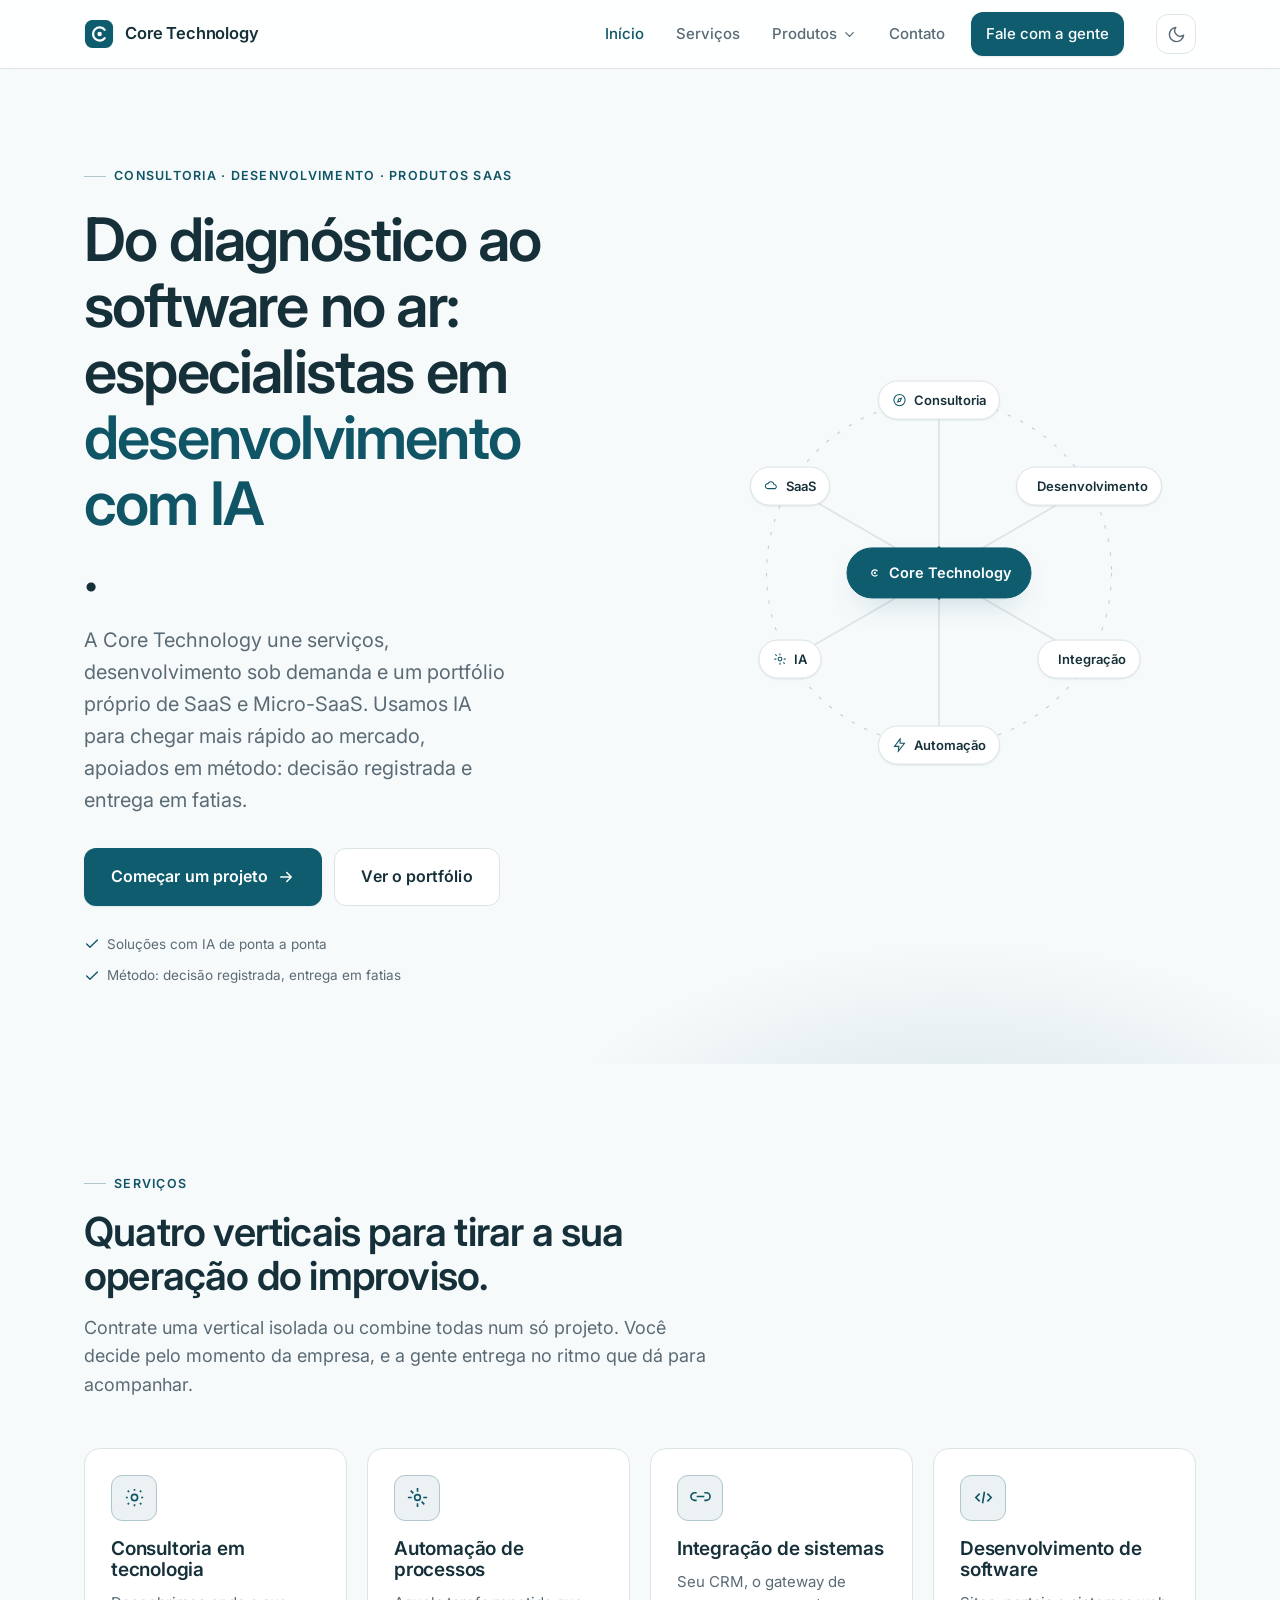
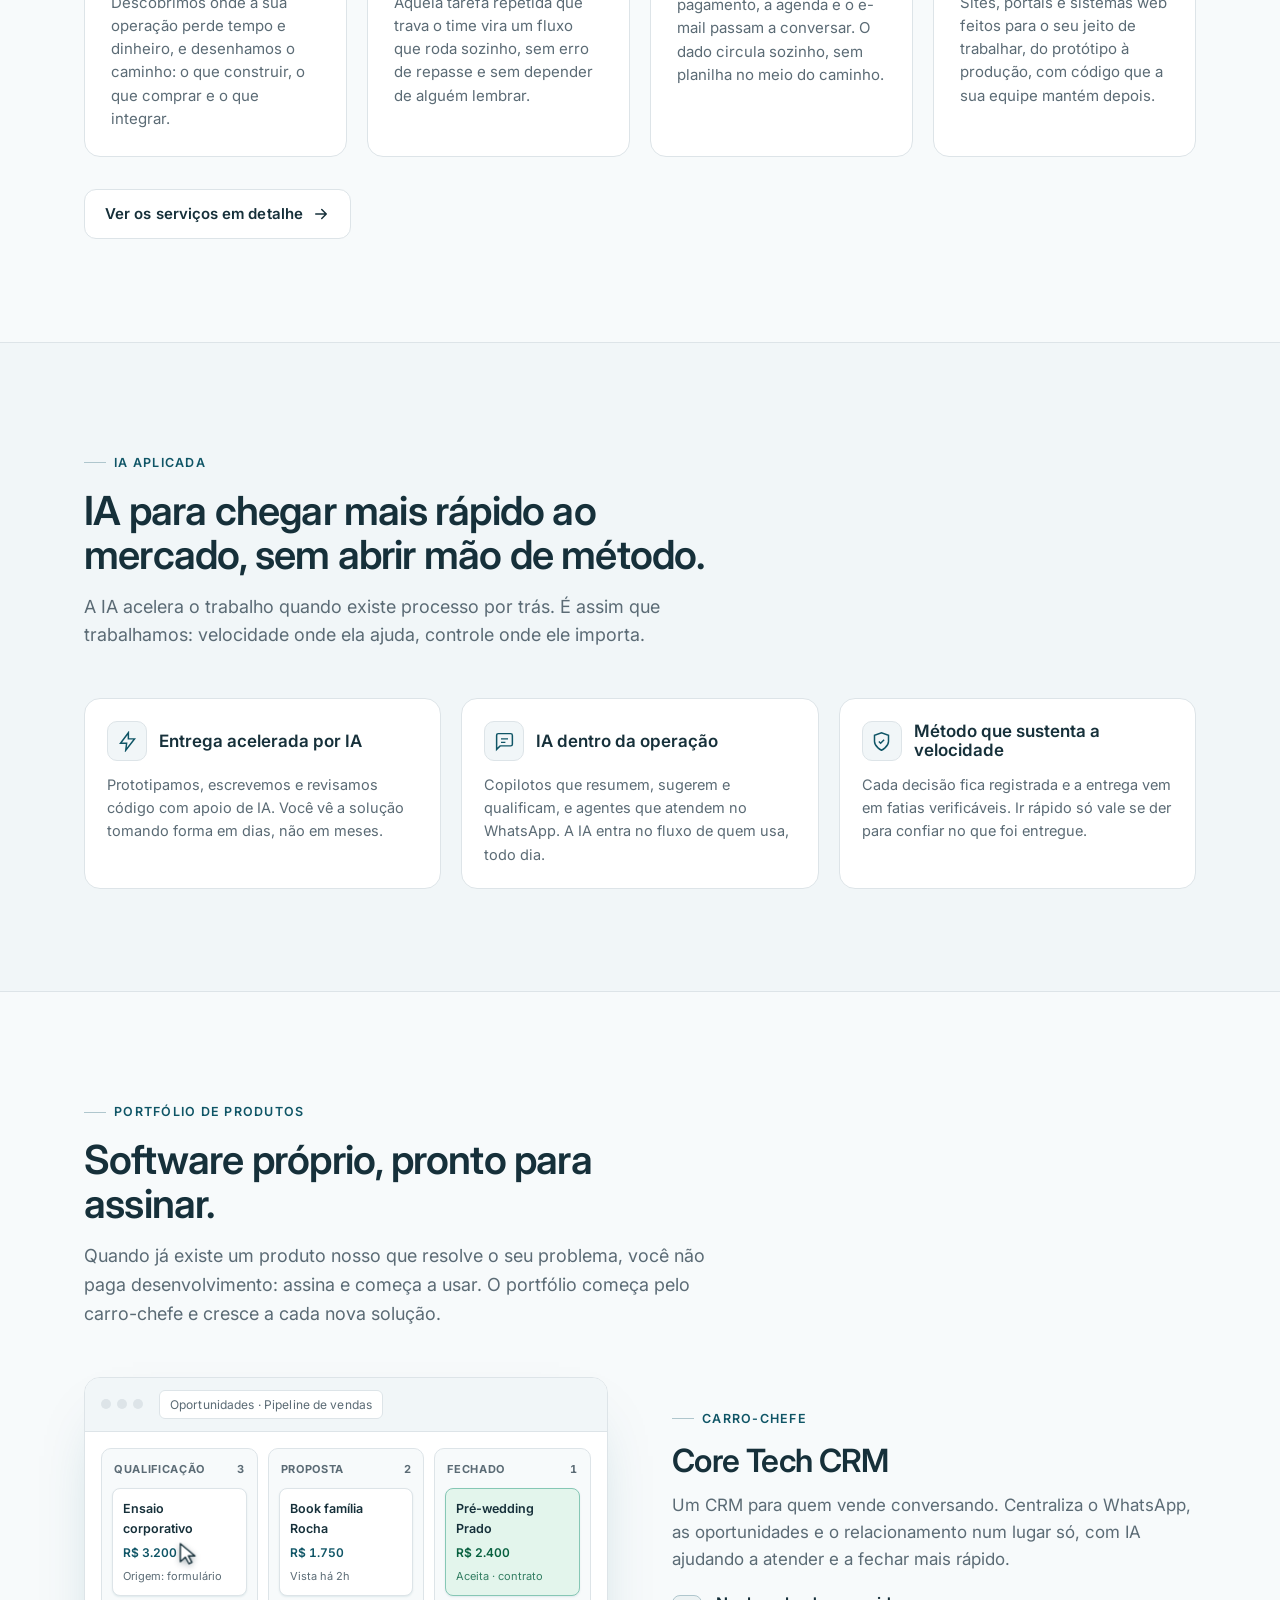
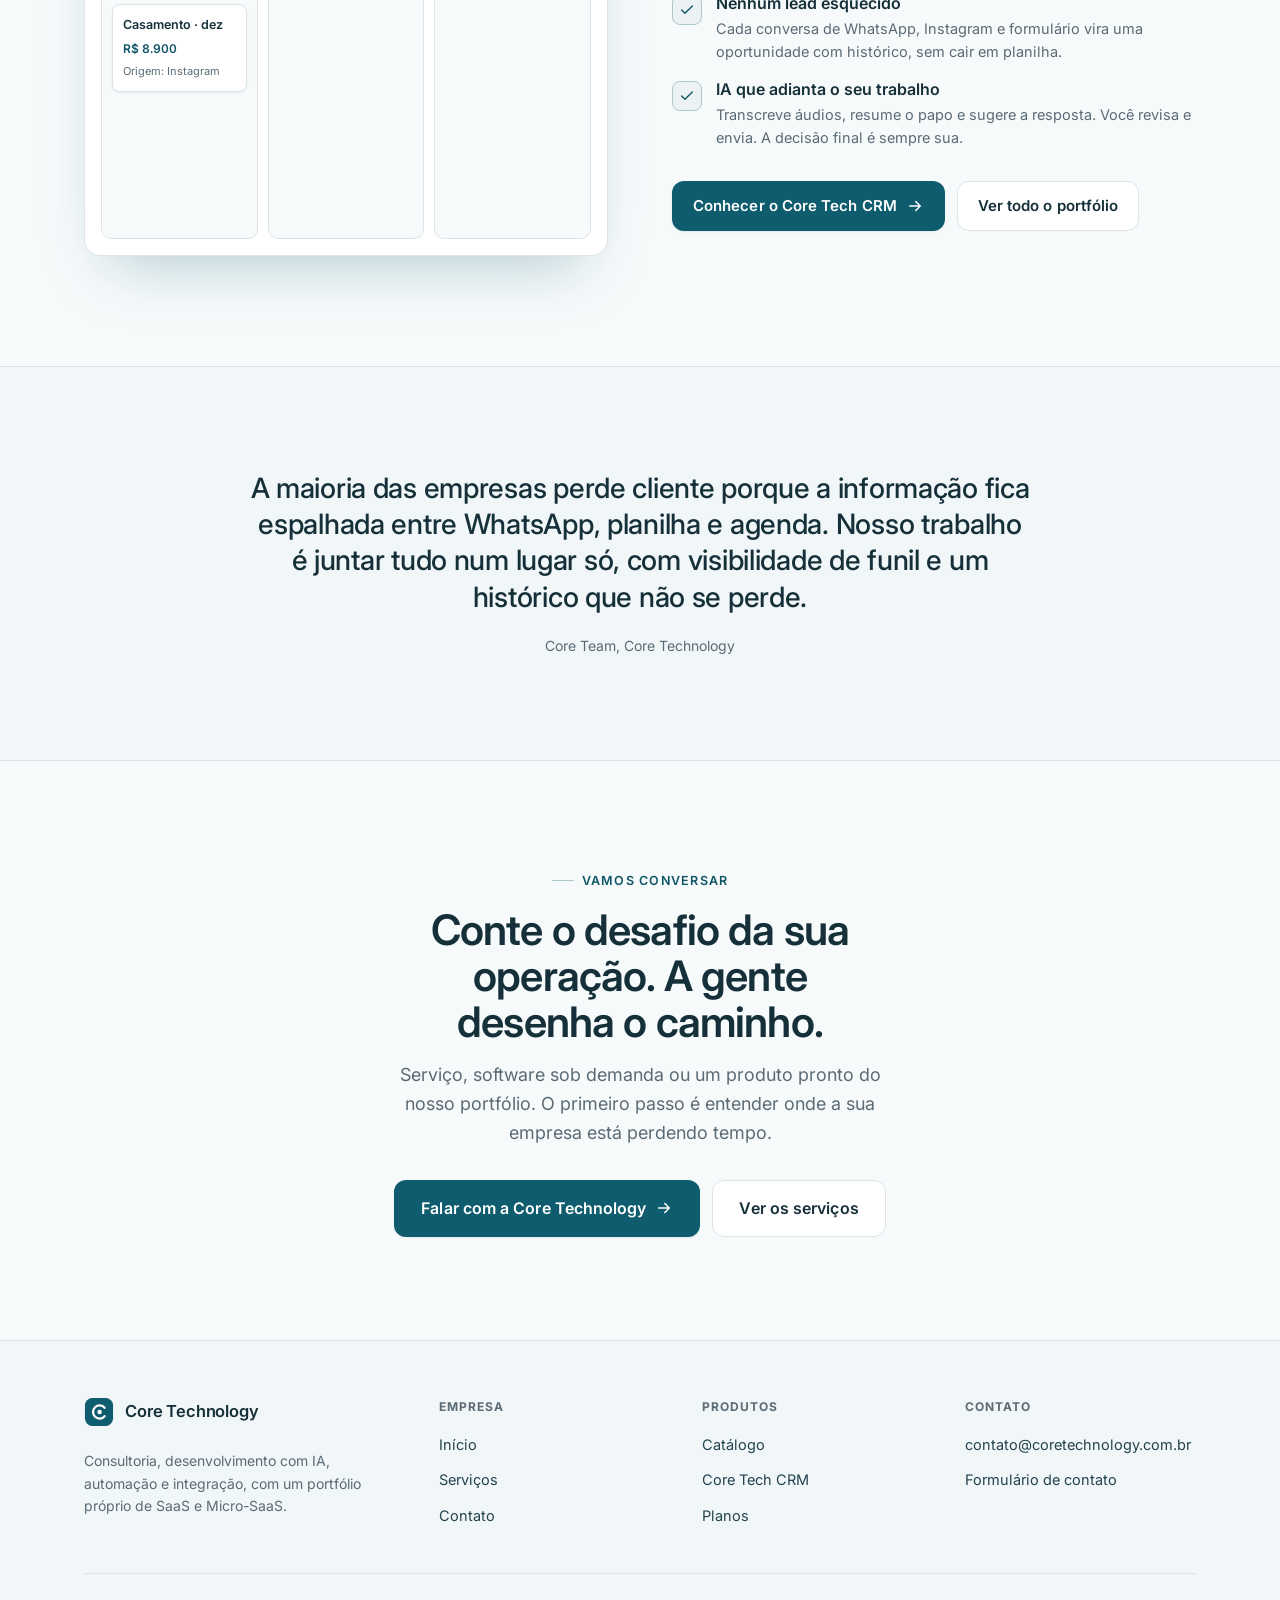
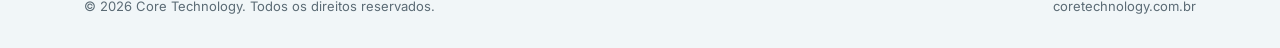
<file: index.html>
<!DOCTYPE html>
<html lang="pt-BR">
<head>
<meta charset="UTF-8">
<meta name="viewport" content="width=device-width, initial-scale=1">
<title>Core Technology · Consultoria, desenvolvimento com IA e produtos SaaS</title>
<meta name="description" content="A Core Technology une consultoria em tecnologia, desenvolvimento de software com IA, automação e integração de sistemas a um portfólio próprio de SaaS e Micro-SaaS.">
<link rel="preconnect" href="https://fonts.googleapis.com">
<link rel="preconnect" href="https://fonts.gstatic.com" crossorigin>
<link href="https://fonts.googleapis.com/css2?family=Inter:wght@400;500;600;700&display=swap" rel="stylesheet">
<link rel="stylesheet" href="styles.css?v=3">
<script>(function(){try{var t=localStorage.getItem('theme');if(t==='dark'||(!t&&window.matchMedia&&matchMedia('(prefers-color-scheme: dark)').matches)){document.documentElement.classList.add('dark');}}catch(e){}})();</script>
</head>
<body>

<!-- ===== Navegação ===== -->
<header class="nav" data-nav data-open="false" data-od-id="site-nav">
  <div class="wrap nav__inner">
    <a href="index.html" class="brand" data-od-id="brand-logo" aria-label="Core Technology, início">
      <svg class="brand__mark" viewBox="0 0 32 32" fill="none" aria-hidden="true">
        <rect x="1" y="1" width="30" height="30" rx="8" fill="var(--accent)"/>
        <path d="M22 11.5a7 7 0 1 0 0 9" stroke="#ffffff" stroke-width="2.4" stroke-linecap="round"/>
        <circle cx="16.64" cy="16" r="2.4" fill="#ffffff"/>
      </svg>
      <span>
        <span class="brand__name">Core Technology</span>
      </span>
    </a>
    <nav class="nav__links" aria-label="Principal">
      <a href="index.html" aria-current="page">Início</a>
      <a href="servicos.html">Serviços</a>
      <div class="nav__drop" data-drop>
        <a href="produtos.html" class="nav__drop-toggle" aria-haspopup="true" aria-expanded="false">Produtos
          <svg class="nav__caret" viewBox="0 0 24 24" fill="none" stroke="currentColor" stroke-width="2" stroke-linecap="round" stroke-linejoin="round" aria-hidden="true"><path d="m6 9 6 6 6-6"/></svg>
        </a>
        <div class="nav__menu">
          <a href="produto-crm.html" class="nav__menu-item">
            <span class="nav__menu-title">Core Tech CRM</span>
            <span class="nav__menu-desc">CRM omnichannel com IA para vender e atender</span>
          </a>
          <span class="nav__menu-soon">Mais produtos em breve</span>
        </div>
      </div>
      <a href="contato.html">Contato</a>
      <a href="contato.html" class="btn btn--primary nav__cta">Fale com a gente</a>
    </nav>
    <button class="theme-toggle" data-theme-toggle type="button" aria-label="Mudar para tema escuro"><svg class="theme-toggle__moon" viewBox="0 0 24 24" fill="none" stroke="currentColor" stroke-width="1.8" stroke-linecap="round" stroke-linejoin="round" aria-hidden="true"><path d="M21 12.8A9 9 0 1 1 11.2 3a7 7 0 0 0 9.8 9.8z"/></svg><svg class="theme-toggle__sun" viewBox="0 0 24 24" fill="none" stroke="currentColor" stroke-width="1.8" stroke-linecap="round" stroke-linejoin="round" aria-hidden="true"><circle cx="12" cy="12" r="4"/><path d="M12 2v2M12 20v2M4.9 4.9l1.4 1.4M17.7 17.7l1.4 1.4M2 12h2M20 12h2M4.9 19.1l1.4-1.4M17.7 6.3l1.4-1.4"/></svg></button>
    <button class="nav__burger" data-burger aria-label="Abrir menu" aria-expanded="false">
      <svg viewBox="0 0 24 24" fill="none" stroke="currentColor" stroke-width="2" stroke-linecap="round"><path d="M4 7h16M4 12h16M4 17h16"/></svg>
    </button>
  </div>
</header>

<main>
<!-- ===== Hero ===== -->
<section class="hero" data-od-id="hero">
  <div class="hero__glow" aria-hidden="true"></div>
  <div class="wrap hero__grid">
    <div class="hero__copy reveal in">
      <span class="eyebrow">Consultoria · Desenvolvimento · Produtos SaaS</span>
      <h1>Do diagnóstico ao software no ar: especialistas em <span class="rotator" data-rotate data-words="desenvolvimento com IA|consultoria de tecnologia|automação de processos|integração de sistemas|produtos SaaS">desenvolvimento com IA</span>.</h1>
      <p class="hero__lede">A Core Technology une serviços, desenvolvimento sob demanda e um portfólio próprio de SaaS e Micro-SaaS. Usamos IA para chegar mais rápido ao mercado, apoiados em método: decisão registrada e entrega em fatias.</p>
      <div class="hero__actions">
        <a href="contato.html" class="btn btn--primary btn--lg">Começar um projeto
          <svg viewBox="0 0 24 24" fill="none" stroke="currentColor" stroke-width="2" stroke-linecap="round" stroke-linejoin="round"><path d="M5 12h14M13 6l6 6-6 6"/></svg>
        </a>
        <a href="produtos.html" class="btn btn--ghost btn--lg">Ver o portfólio</a>
      </div>
      <div class="hero__meta">
        <span><svg viewBox="0 0 24 24" fill="none" stroke="currentColor" stroke-width="2" stroke-linecap="round" stroke-linejoin="round"><path d="M20 6 9 17l-5-5"/></svg> Soluções com IA de ponta a ponta</span>
        <span><svg viewBox="0 0 24 24" fill="none" stroke="currentColor" stroke-width="2" stroke-linecap="round" stroke-linejoin="round"><path d="M20 6 9 17l-5-5"/></svg> Método: decisão registrada, entrega em fatias</span>
      </div>
    </div>

    <!-- Animação: constelação de capacidades -->
    <div class="hero__visual reveal in" aria-hidden="true">
      <div class="constellation" data-od-id="hero-constelacao">
        <svg class="constellation__svg" viewBox="0 0 400 400" fill="none" aria-hidden="true">
          <circle class="cons-ring" cx="200" cy="200" r="150"/>
          <g class="cons-lines">
            <line x1="200" y1="200" x2="200" y2="50"/>
            <line x1="200" y1="200" x2="329.9" y2="125"/>
            <line x1="200" y1="200" x2="329.9" y2="275"/>
            <line x1="200" y1="200" x2="200" y2="350"/>
            <line x1="200" y1="200" x2="70.1" y2="275"/>
            <line x1="200" y1="200" x2="70.1" y2="125"/>
          </g>
          <g class="cons-pulses">
            <line x1="200" y1="200" x2="200" y2="50" style="animation-delay:0s"/>
            <line x1="200" y1="200" x2="329.9" y2="125" style="animation-delay:.55s"/>
            <line x1="200" y1="200" x2="329.9" y2="275" style="animation-delay:1.1s"/>
            <line x1="200" y1="200" x2="200" y2="350" style="animation-delay:1.65s"/>
            <line x1="200" y1="200" x2="70.1" y2="275" style="animation-delay:.3s"/>
            <line x1="200" y1="200" x2="70.1" y2="125" style="animation-delay:.85s"/>
          </g>
        </svg>
        <span class="cons-node cons-node--center" style="left:50%;top:50%">
          <svg viewBox="0 0 24 24" fill="none" aria-hidden="true"><path d="M17 8.5a5 5 0 1 0 0 7" stroke="currentColor" stroke-width="2" stroke-linecap="round"/><circle cx="13.43" cy="12" r="1.8" fill="currentColor"/></svg>
          Core Technology
        </span>
        <span class="cons-node" style="left:50%;top:12.5%;animation-delay:0s"><svg viewBox="0 0 24 24" fill="none" stroke="currentColor" stroke-width="1.7"><circle cx="12" cy="12" r="9"/><path d="m15 9-2 5-4 1 2-5z"/></svg> Consultoria</span>
        <span class="cons-node" style="left:82.475%;top:31.25%;animation-delay:.6s"><svg viewBox="0 0 24 24" fill="none" stroke="currentColor" stroke-width="1.7"><path d="m8 8-4 4 4 4M16 8l4 4-4 4"/></svg> Desenvolvimento</span>
        <span class="cons-node" style="left:82.475%;top:68.75%;animation-delay:1.2s"><svg viewBox="0 0 24 24" fill="none" stroke="currentColor" stroke-width="1.7"><path d="M8 7H6a4 4 0 0 0 0 8h2M16 7h2a4 4 0 0 1 0 8h-2M8 11h8"/></svg> Integração</span>
        <span class="cons-node" style="left:50%;top:87.5%;animation-delay:.3s"><svg viewBox="0 0 24 24" fill="none" stroke="currentColor" stroke-width="1.7"><path d="M13 2 4 14h7l-1 8 10-13h-7z"/></svg> Automação</span>
        <span class="cons-node" style="left:17.525%;top:68.75%;animation-delay:.9s"><svg viewBox="0 0 24 24" fill="none" stroke="currentColor" stroke-width="1.7"><path d="M12 3v3M12 18v3M4.5 4.5 6.7 6.7M17.3 17.3l2.2 2.2M3 12h3M18 12h3"/><circle cx="12" cy="12" r="3"/></svg> IA</span>
        <span class="cons-node" style="left:17.525%;top:31.25%;animation-delay:1.5s"><svg viewBox="0 0 24 24" fill="none" stroke="currentColor" stroke-width="1.7"><path d="M6 16a4 4 0 0 1 .5-8 5 5 0 0 1 9.5 1.5A3.5 3.5 0 0 1 18 16z"/></svg> SaaS</span>
      </div>
    </div>
  </div>
</section>

<!-- ===== Frentes de trabalho ===== -->
<section class="section" data-od-id="frentes">
  <div class="wrap">
    <div class="section__head reveal">
      <span class="eyebrow">Serviços</span>
      <h2>Quatro verticais para tirar a sua operação do improviso.</h2>
      <p>Contrate uma vertical isolada ou combine todas num só projeto. Você decide pelo momento da empresa, e a gente entrega no ritmo que dá para acompanhar.</p>
    </div>
    <div class="grid grid--4">
      <article class="card reveal" data-od-id="card-consultoria">
        <div class="card__icon"><svg viewBox="0 0 24 24" fill="none" stroke="currentColor" stroke-width="1.7"><path d="M12 3v2M12 19v2M5 12H3M21 12h-2M6.3 6.3 4.9 4.9M19.1 19.1l-1.4-1.4M17.7 6.3l1.4-1.4M4.9 19.1l1.4-1.4"/><circle cx="12" cy="12" r="3.2"/></svg></div>
        <h3>Consultoria em tecnologia</h3>
        <p>Descobrimos onde a sua operação perde tempo e dinheiro, e desenhamos o caminho: o que construir, o que comprar e o que integrar.</p>
      </article>
      <article class="card reveal" data-od-id="card-automacao">
        <div class="card__icon"><svg viewBox="0 0 24 24" fill="none" stroke="currentColor" stroke-width="1.7"><path d="M12 2v4M12 18v4M4.9 4.9l2.8 2.8M16.3 16.3l2.8 2.8M2 12h4M18 12h4"/><circle cx="12" cy="12" r="3"/></svg></div>
        <h3>Automação de processos</h3>
        <p>Aquela tarefa repetida que trava o time vira um fluxo que roda sozinho, sem erro de repasse e sem depender de alguém lembrar.</p>
      </article>
      <article class="card reveal" data-od-id="card-integracao">
        <div class="card__icon"><svg viewBox="0 0 24 24" fill="none" stroke="currentColor" stroke-width="1.7"><path d="M8 7H6a4 4 0 0 0 0 8h2M16 7h2a4 4 0 0 1 0 8h-2M8 11h8"/></svg></div>
        <h3>Integração de sistemas</h3>
        <p>Seu CRM, o gateway de pagamento, a agenda e o e-mail passam a conversar. O dado circula sozinho, sem planilha no meio do caminho.</p>
      </article>
      <article class="card reveal" data-od-id="card-desenvolvimento">
        <div class="card__icon"><svg viewBox="0 0 24 24" fill="none" stroke="currentColor" stroke-width="1.7"><path d="m8 8-4 4 4 4M16 8l4 4-4 4M13 6l-2 12"/></svg></div>
        <h3>Desenvolvimento de software</h3>
        <p>Sites, portais e sistemas web feitos para o seu jeito de trabalhar, do protótipo à produção, com código que a sua equipe mantém depois.</p>
      </article>
    </div>
    <div style="margin-top:32px" class="reveal">
      <a href="servicos.html" class="btn btn--ghost">Ver os serviços em detalhe
        <svg viewBox="0 0 24 24" fill="none" stroke="currentColor" stroke-width="2" stroke-linecap="round" stroke-linejoin="round"><path d="M5 12h14M13 6l6 6-6 6"/></svg>
      </a>
    </div>
  </div>
</section>

<!-- ===== IA + método ===== -->
<section class="section section--surface" data-od-id="ia-metodo">
  <div class="wrap">
    <div class="section__head reveal">
      <span class="eyebrow">IA aplicada</span>
      <h2>IA para chegar mais rápido ao mercado, sem abrir mão de método.</h2>
      <p>A IA acelera o trabalho quando existe processo por trás. É assim que trabalhamos: velocidade onde ela ajuda, controle onde ele importa.</p>
    </div>
    <div class="grid grid--3">
      <article class="feat reveal" data-od-id="ia-1">
        <div class="feat__head">
          <div class="feat__ico"><svg viewBox="0 0 24 24" fill="none" stroke="currentColor" stroke-width="1.7"><path d="M13 2 4 14h7l-1 8 10-13h-7z"/></svg></div>
          <h3>Entrega acelerada por IA</h3>
        </div>
        <p>Prototipamos, escrevemos e revisamos código com apoio de IA. Você vê a solução tomando forma em dias, não em meses.</p>
      </article>
      <article class="feat reveal" data-od-id="ia-2">
        <div class="feat__head">
          <div class="feat__ico"><svg viewBox="0 0 24 24" fill="none" stroke="currentColor" stroke-width="1.7"><path d="M21 15a2 2 0 0 1-2 2H7l-4 4V5a2 2 0 0 1 2-2h14a2 2 0 0 1 2 2z"/><path d="M8 9h8M8 13h5"/></svg></div>
          <h3>IA dentro da operação</h3>
        </div>
        <p>Copilotos que resumem, sugerem e qualificam, e agentes que atendem no WhatsApp. A IA entra no fluxo de quem usa, todo dia.</p>
      </article>
      <article class="feat reveal" data-od-id="ia-3">
        <div class="feat__head">
          <div class="feat__ico"><svg viewBox="0 0 24 24" fill="none" stroke="currentColor" stroke-width="1.7"><path d="M12 22s8-4 8-10V5l-8-3-8 3v7c0 6 8 10 8 10z"/><path d="m9 12 2 2 4-4"/></svg></div>
          <h3>Método que sustenta a velocidade</h3>
        </div>
        <p>Cada decisão fica registrada e a entrega vem em fatias verificáveis. Ir rápido só vale se der para confiar no que foi entregue.</p>
      </article>
    </div>
  </div>
</section>

<!-- ===== Portfólio de produtos ===== -->
<section class="section" data-od-id="portfolio">
  <div class="wrap">
    <div class="section__head reveal">
      <span class="eyebrow">Portfólio de produtos</span>
      <h2>Software próprio, pronto para assinar.</h2>
      <p>Quando já existe um produto nosso que resolve o seu problema, você não paga desenvolvimento: assina e começa a usar. O portfólio começa pelo carro-chefe e cresce a cada nova solução.</p>
    </div>

    <div class="split reveal" style="margin-bottom:8px">
      <div class="split__media" aria-hidden="true">
        <div class="mock" data-od-id="crm-kanban-mockup">
          <div class="mock__bar">
            <span class="mock__dots"><i></i><i></i><i></i></span>
            <span class="mock__addr">Oportunidades · Pipeline de vendas</span>
          </div>
          <div style="padding:16px">
            <div class="kanban" data-kanban="demo">
              <div class="kanban__col" data-col="qualificacao">
                <div class="kanban__h"><span>Qualificação</span><span data-count>3</span></div>
                <div class="kanban__card" data-card="ensaio"><div class="t">Ensaio corporativo</div><div class="v">R$ 3.200</div><div class="m">Origem: formulário</div></div>
                <div class="kanban__card" data-card="casamento"><div class="t">Casamento · dez</div><div class="v">R$ 8.900</div><div class="m">Origem: Instagram</div></div>
              </div>
              <div class="kanban__col" data-col="proposta">
                <div class="kanban__h"><span>Proposta</span><span data-count>2</span></div>
                <div class="kanban__card"><div class="t">Book família Rocha</div><div class="v">R$ 1.750</div><div class="m">Vista há 2h</div></div>
              </div>
              <div class="kanban__col" data-col="fechado">
                <div class="kanban__h"><span>Fechado</span><span data-count>1</span></div>
                <div class="kanban__card kanban__card--won"><div class="t">Pré-wedding Prado</div><div class="v">R$ 2.400</div><div class="m">Aceita · contrato</div></div>
              </div>
            </div>
          </div>
        </div>
      </div>
      <div class="split__copy">
        <span class="eyebrow">Carro-chefe</span>
        <h3 style="font-size:clamp(24px,3.2vw,32px);letter-spacing:-0.02em;margin-top:14px">Core Tech CRM</h3>
        <p style="margin-top:14px;color:var(--fg-mute);font-size:17px">Um CRM para quem vende conversando. Centraliza o WhatsApp, as oportunidades e o relacionamento num lugar só, com IA ajudando a atender e a fechar mais rápido.</p>
        <ul class="split__list" style="margin-top:22px">
          <li>
            <span class="n"><svg viewBox="0 0 24 24" fill="none" stroke="currentColor" stroke-width="2" stroke-linecap="round" stroke-linejoin="round"><path d="M20 6 9 17l-5-5"/></svg></span>
            <div><h4>Nenhum lead esquecido</h4><p>Cada conversa de WhatsApp, Instagram e formulário vira uma oportunidade com histórico, sem cair em planilha.</p></div>
          </li>
          <li>
            <span class="n"><svg viewBox="0 0 24 24" fill="none" stroke="currentColor" stroke-width="2" stroke-linecap="round" stroke-linejoin="round"><path d="M20 6 9 17l-5-5"/></svg></span>
            <div><h4>IA que adianta o seu trabalho</h4><p>Transcreve áudios, resume o papo e sugere a resposta. Você revisa e envia. A decisão final é sempre sua.</p></div>
          </li>
        </ul>
        <div class="hero__actions">
          <a href="produto-crm.html" class="btn btn--primary">Conhecer o Core Tech CRM
            <svg viewBox="0 0 24 24" fill="none" stroke="currentColor" stroke-width="2" stroke-linecap="round" stroke-linejoin="round"><path d="M5 12h14M13 6l6 6-6 6"/></svg>
          </a>
          <a href="produtos.html" class="btn btn--ghost">Ver todo o portfólio</a>
        </div>
      </div>
    </div>
  </div>
</section>

<!-- ===== Citação / princípio ===== -->
<section class="section section--surface" data-od-id="principio">
  <div class="wrap">
    <div class="quote reveal">
      <p>A maioria das empresas perde cliente porque a informação fica espalhada entre WhatsApp, planilha e agenda. Nosso trabalho é juntar tudo num lugar só, com visibilidade de funil e um histórico que não se perde.</p>
      <cite>Core Team, Core Technology</cite>
    </div>
  </div>
</section>

<!-- ===== CTA final ===== -->
<section class="section" data-od-id="cta">
  <div class="wrap cta-band reveal">
    <span class="eyebrow" style="justify-content:center">Vamos conversar</span>
    <h2 style="margin-top:16px">Conte o desafio da sua operação. A gente desenha o caminho.</h2>
    <p>Serviço, software sob demanda ou um produto pronto do nosso portfólio. O primeiro passo é entender onde a sua empresa está perdendo tempo.</p>
    <div class="hero__actions">
      <a href="contato.html" class="btn btn--primary btn--lg">Falar com a Core Technology
        <svg viewBox="0 0 24 24" fill="none" stroke="currentColor" stroke-width="2" stroke-linecap="round" stroke-linejoin="round"><path d="M5 12h14M13 6l6 6-6 6"/></svg>
      </a>
      <a href="servicos.html" class="btn btn--ghost btn--lg">Ver os serviços</a>
    </div>
  </div>
</section>
</main>

<!-- ===== Rodapé ===== -->
<footer class="footer" data-od-id="site-footer">
  <div class="wrap">
    <div class="footer__grid">
      <div class="footer__brand">
        <a href="index.html" class="brand" aria-label="Core Technology">
          <svg class="brand__mark" viewBox="0 0 32 32" fill="none" aria-hidden="true">
            <rect x="1" y="1" width="30" height="30" rx="8" fill="var(--accent)"/>
            <path d="M22 11.5a7 7 0 1 0 0 9" stroke="#ffffff" stroke-width="2.4" stroke-linecap="round"/>
            <circle cx="16.64" cy="16" r="2.4" fill="#ffffff"/>
          </svg>
          <span><span class="brand__name">Core Technology</span></span>
        </a>
        <p>Consultoria, desenvolvimento com IA, automação e integração, com um portfólio próprio de SaaS e Micro-SaaS.</p>
      </div>
      <div>
        <h5>Empresa</h5>
        <ul>
          <li><a href="index.html">Início</a></li>
          <li><a href="servicos.html">Serviços</a></li>
          <li><a href="contato.html">Contato</a></li>
        </ul>
      </div>
      <div>
        <h5>Produtos</h5>
        <ul>
          <li><a href="produtos.html">Catálogo</a></li>
          <li><a href="produto-crm.html">Core Tech CRM</a></li>
          <li><a href="produto-crm.html#planos">Planos</a></li>
        </ul>
      </div>
      <div>
        <h5>Contato</h5>
        <ul>
          <li><a href="mailto:contato@coretechnology.com.br">contato@coretechnology.com.br</a></li>
          <li><a href="contato.html">Formulário de contato</a></li>
        </ul>
      </div>
    </div>
    <div class="footer__bar">
      <span>© <span data-year>2026</span> Core Technology. Todos os direitos reservados.</span>
      <span>coretechnology.com.br</span>
    </div>
  </div>
</footer>

<script src="site.js?v=3"></script>
</body>
</html>
</file>
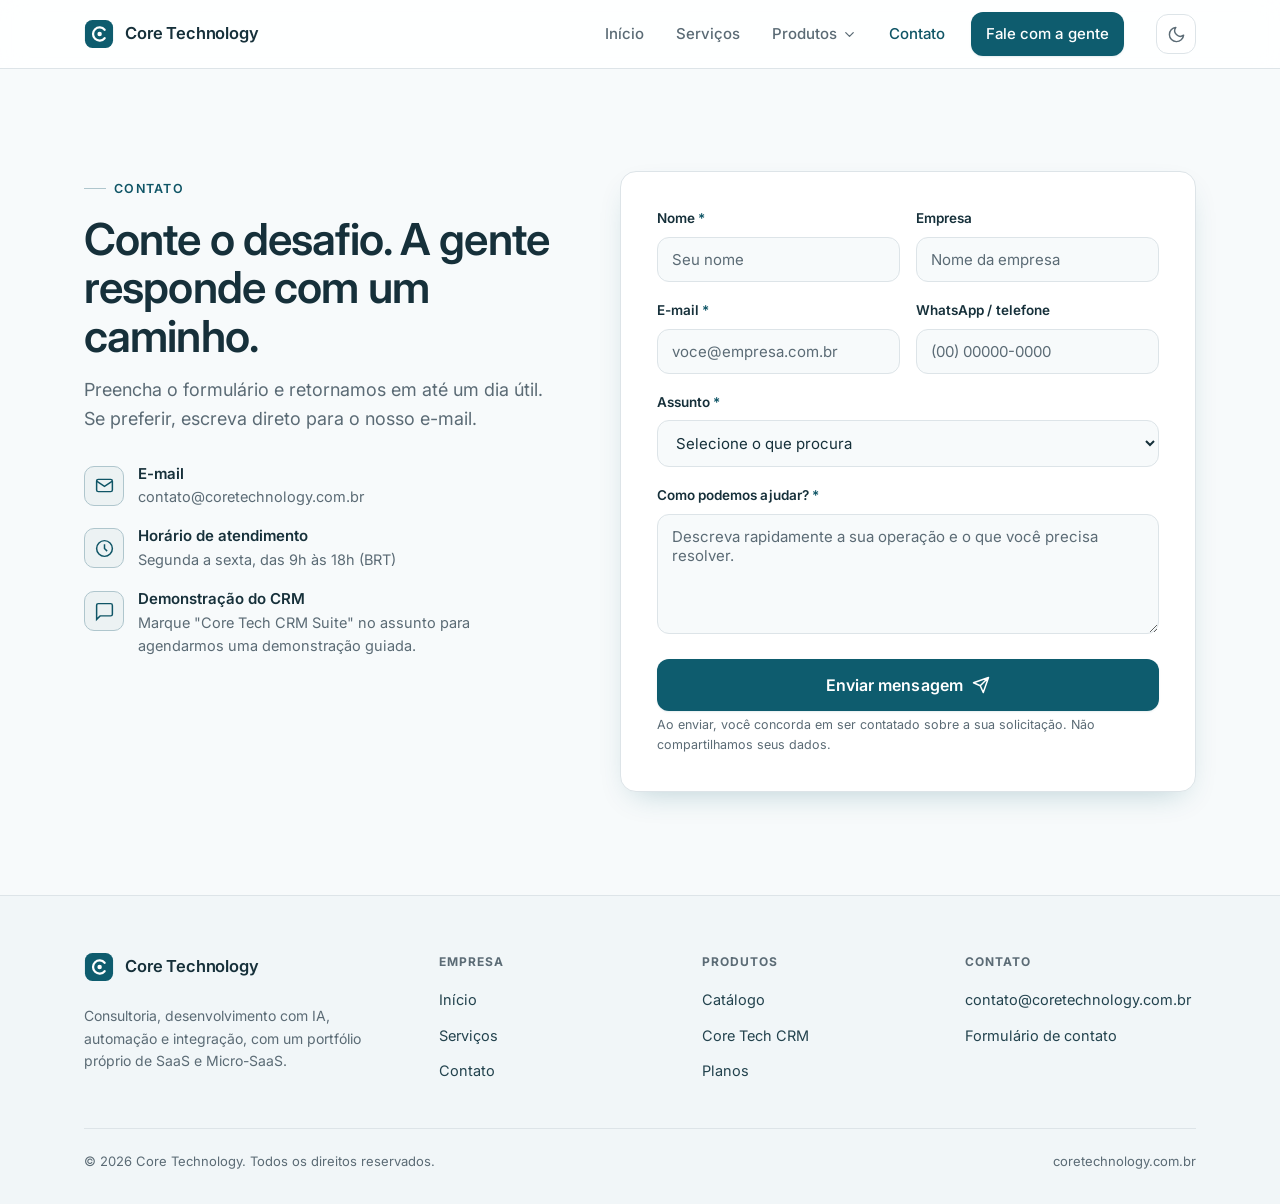
<file: contato.html>
<!DOCTYPE html>
<html lang="pt-BR">
<head>
<meta charset="UTF-8">
<meta name="viewport" content="width=device-width, initial-scale=1">
<title>Contato · Core Technology</title>
<meta name="description" content="Fale com a Core Technology sobre consultoria, automação, integração, desenvolvimento ou o Core Tech CRM Suite.">
<link rel="preconnect" href="https://fonts.googleapis.com">
<link rel="preconnect" href="https://fonts.gstatic.com" crossorigin>
<link href="https://fonts.googleapis.com/css2?family=Inter:wght@400;500;600;700&display=swap" rel="stylesheet">
<link rel="stylesheet" href="styles.css?v=3">
<script>(function(){try{var t=localStorage.getItem('theme');if(t==='dark'||(!t&&window.matchMedia&&matchMedia('(prefers-color-scheme: dark)').matches)){document.documentElement.classList.add('dark');}}catch(e){}})();</script>
</head>
<body>

<header class="nav" data-nav data-open="false" data-od-id="site-nav">
  <div class="wrap nav__inner">
    <a href="index.html" class="brand" aria-label="Core Technology, início">
      <svg class="brand__mark" viewBox="0 0 32 32" fill="none" aria-hidden="true">
        <rect x="1" y="1" width="30" height="30" rx="8" fill="var(--accent)"/>
        <path d="M22 11.5a7 7 0 1 0 0 9" stroke="#ffffff" stroke-width="2.4" stroke-linecap="round"/>
        <circle cx="16.64" cy="16" r="2.4" fill="#ffffff"/>
      </svg>
      <span><span class="brand__name">Core Technology</span></span>
    </a>
    <nav class="nav__links" aria-label="Principal">
      <a href="index.html">Início</a>
      <a href="servicos.html">Serviços</a>
      <div class="nav__drop" data-drop>
        <a href="produtos.html" class="nav__drop-toggle" aria-haspopup="true" aria-expanded="false">Produtos
          <svg class="nav__caret" viewBox="0 0 24 24" fill="none" stroke="currentColor" stroke-width="2" stroke-linecap="round" stroke-linejoin="round" aria-hidden="true"><path d="m6 9 6 6 6-6"/></svg>
        </a>
        <div class="nav__menu">
          <a href="produto-crm.html" class="nav__menu-item">
            <span class="nav__menu-title">Core Tech CRM</span>
            <span class="nav__menu-desc">CRM omnichannel com IA para vender e atender</span>
          </a>
          <span class="nav__menu-soon">Mais produtos em breve</span>
        </div>
      </div>
      <a href="contato.html" aria-current="page">Contato</a>
      <a href="contato.html" class="btn btn--primary nav__cta">Fale com a gente</a>
    </nav>
    <button class="theme-toggle" data-theme-toggle type="button" aria-label="Mudar para tema escuro"><svg class="theme-toggle__moon" viewBox="0 0 24 24" fill="none" stroke="currentColor" stroke-width="1.8" stroke-linecap="round" stroke-linejoin="round" aria-hidden="true"><path d="M21 12.8A9 9 0 1 1 11.2 3a7 7 0 0 0 9.8 9.8z"/></svg><svg class="theme-toggle__sun" viewBox="0 0 24 24" fill="none" stroke="currentColor" stroke-width="1.8" stroke-linecap="round" stroke-linejoin="round" aria-hidden="true"><circle cx="12" cy="12" r="4"/><path d="M12 2v2M12 20v2M4.9 4.9l1.4 1.4M17.7 17.7l1.4 1.4M2 12h2M20 12h2M4.9 19.1l1.4-1.4M17.7 6.3l1.4-1.4"/></svg></button>
    <button class="nav__burger" data-burger aria-label="Abrir menu" aria-expanded="false">
      <svg viewBox="0 0 24 24" fill="none" stroke="currentColor" stroke-width="2" stroke-linecap="round"><path d="M4 7h16M4 12h16M4 17h16"/></svg>
    </button>
  </div>
</header>

<main>
<section class="section" data-od-id="contato">
  <div class="wrap">
    <div class="contact-grid">
      <!-- Coluna de informações -->
      <div class="reveal in">
        <span class="eyebrow">Contato</span>
        <h2 style="font-size:clamp(30px,4.5vw,44px);letter-spacing:-0.02em;margin-top:16px">Conte o desafio. A gente responde com um caminho.</h2>
        <p style="margin-top:16px;color:var(--fg-mute);font-size:18px;max-width:44ch">Preencha o formulário e retornamos em até um dia útil. Se preferir, escreva direto para o nosso e-mail.</p>
        <ul class="info-list">
          <li>
            <div class="feat__ico"><svg viewBox="0 0 24 24" fill="none" stroke="currentColor" stroke-width="1.7"><rect x="3" y="5" width="18" height="14" rx="2"/><path d="m3 7 9 6 9-6"/></svg></div>
            <div><h4>E-mail</h4><p><a href="mailto:contato@coretechnology.com.br">contato@coretechnology.com.br</a></p></div>
          </li>
          <li>
            <div class="feat__ico"><svg viewBox="0 0 24 24" fill="none" stroke="currentColor" stroke-width="1.7"><circle cx="12" cy="12" r="9"/><path d="M12 7v5l3 3"/></svg></div>
            <div><h4>Horário de atendimento</h4><p>Segunda a sexta, das 9h às 18h (BRT)</p></div>
          </li>
          <li>
            <div class="feat__ico"><svg viewBox="0 0 24 24" fill="none" stroke="currentColor" stroke-width="1.7"><path d="M21 15a2 2 0 0 1-2 2H7l-4 4V5a2 2 0 0 1 2-2h14a2 2 0 0 1 2 2z"/></svg></div>
            <div><h4>Demonstração do CRM</h4><p>Marque "Core Tech CRM Suite" no assunto para agendarmos uma demonstração guiada.</p></div>
          </li>
        </ul>
      </div>

      <!-- Formulário -->
      <div class="reveal in">
        <form class="form" id="contato-form" novalidate data-od-id="form-contato" aria-label="Formulário de contato">
          <div class="form__ok" id="form-ok" role="status">
            <svg viewBox="0 0 24 24" fill="none" stroke="currentColor" stroke-width="2" stroke-linecap="round" stroke-linejoin="round"><path d="M20 6 9 17l-5-5"/></svg>
            <span>Mensagem registrada! Retornaremos em até um dia útil.</span>
          </div>

          <div class="field__row">
            <div class="field" data-field>
              <label for="nome">Nome <span class="req" aria-hidden="true">*</span></label>
              <input type="text" id="nome" name="nome" required autocomplete="name" placeholder="Seu nome">
              <span class="field__err">Informe o seu nome.</span>
            </div>
            <div class="field" data-field>
              <label for="empresa">Empresa</label>
              <input type="text" id="empresa" name="empresa" autocomplete="organization" placeholder="Nome da empresa">
            </div>
          </div>

          <div class="field__row">
            <div class="field" data-field>
              <label for="email">E-mail <span class="req" aria-hidden="true">*</span></label>
              <input type="email" id="email" name="email" required autocomplete="email" placeholder="voce@empresa.com.br">
              <span class="field__err">Informe um e-mail válido.</span>
            </div>
            <div class="field" data-field>
              <label for="telefone">WhatsApp / telefone</label>
              <input type="tel" id="telefone" name="telefone" autocomplete="tel" placeholder="(00) 00000-0000">
            </div>
          </div>

          <div class="field" data-field>
            <label for="assunto">Assunto <span class="req" aria-hidden="true">*</span></label>
            <select id="assunto" name="assunto" required>
              <option value="" selected disabled>Selecione o que procura</option>
              <option>Consultoria em tecnologia</option>
              <option>Automação de processos</option>
              <option>Integração de sistemas</option>
              <option>Website ou sistema personalizado</option>
              <option>Core Tech CRM Suite (demonstração)</option>
              <option>Outro assunto</option>
            </select>
            <span class="field__err">Selecione um assunto.</span>
          </div>

          <div class="field" data-field>
            <label for="mensagem">Como podemos ajudar? <span class="req" aria-hidden="true">*</span></label>
            <textarea id="mensagem" name="mensagem" required placeholder="Descreva rapidamente a sua operação e o que você precisa resolver."></textarea>
            <span class="field__err">Escreva uma breve mensagem.</span>
          </div>

          <button type="submit" class="btn btn--primary btn--lg" style="width:100%">Enviar mensagem
            <svg viewBox="0 0 24 24" fill="none" stroke="currentColor" stroke-width="2" stroke-linecap="round" stroke-linejoin="round"><path d="M22 2 11 13M22 2l-7 20-4-9-9-4z"/></svg>
          </button>
          <p class="form__note">Ao enviar, você concorda em ser contatado sobre a sua solicitação. Não compartilhamos seus dados.</p>
        </form>
      </div>
    </div>
  </div>
</section>
</main>

<footer class="footer" data-od-id="site-footer">
  <div class="wrap">
    <div class="footer__grid">
      <div class="footer__brand">
        <a href="index.html" class="brand" aria-label="Core Technology">
          <svg class="brand__mark" viewBox="0 0 32 32" fill="none" aria-hidden="true">
            <rect x="1" y="1" width="30" height="30" rx="8" fill="var(--accent)"/>
            <path d="M22 11.5a7 7 0 1 0 0 9" stroke="#ffffff" stroke-width="2.4" stroke-linecap="round"/>
            <circle cx="16.64" cy="16" r="2.4" fill="#ffffff"/>
          </svg>
          <span><span class="brand__name">Core Technology</span></span>
        </a>
        <p>Consultoria, desenvolvimento com IA, automação e integração, com um portfólio próprio de SaaS e Micro-SaaS.</p>
      </div>
      <div>
        <h5>Empresa</h5>
        <ul>
          <li><a href="index.html">Início</a></li>
          <li><a href="servicos.html">Serviços</a></li>
          <li><a href="contato.html">Contato</a></li>
        </ul>
      </div>
      <div>
        <h5>Produtos</h5>
        <ul>
          <li><a href="produtos.html">Catálogo</a></li>
          <li><a href="produto-crm.html">Core Tech CRM</a></li>
          <li><a href="produto-crm.html#planos">Planos</a></li>
        </ul>
      </div>
      <div>
        <h5>Contato</h5>
        <ul>
          <li><a href="mailto:contato@coretechnology.com.br">contato@coretechnology.com.br</a></li>
          <li><a href="contato.html">Formulário de contato</a></li>
        </ul>
      </div>
    </div>
    <div class="footer__bar">
      <span>© <span data-year>2026</span> Core Technology. Todos os direitos reservados.</span>
      <span>coretechnology.com.br</span>
    </div>
  </div>
</footer>

<script src="site.js?v=3"></script>
<script>
(function () {
  var form = document.getElementById('contato-form');
  if (!form) return;
  var ok = document.getElementById('form-ok');

  function validateField(field) {
    var control = field.querySelector('input, select, textarea');
    if (!control) return true;
    var valid = control.checkValidity();
    field.classList.toggle('invalid', !valid);
    return valid;
  }

  form.querySelectorAll('[data-field]').forEach(function (field) {
    var control = field.querySelector('input, select, textarea');
    if (!control) return;
    control.addEventListener('blur', function () { if (field.classList.contains('invalid') || control.value) validateField(field); });
    control.addEventListener('input', function () { if (field.classList.contains('invalid')) validateField(field); });
  });

  form.addEventListener('submit', function (e) {
    e.preventDefault();
    var allValid = true;
    var firstInvalid = null;
    form.querySelectorAll('[data-field]').forEach(function (field) {
      var v = validateField(field);
      if (!v && !firstInvalid) firstInvalid = field.querySelector('input, select, textarea');
      allValid = allValid && v;
    });
    if (!allValid) {
      ok.classList.remove('show');
      if (firstInvalid) firstInvalid.focus();
      return;
    }
    ok.classList.add('show');
    form.reset();
    ok.setAttribute('tabindex', '-1');
    ok.focus();
  });
})();
</script>
</body>
</html>
</file>
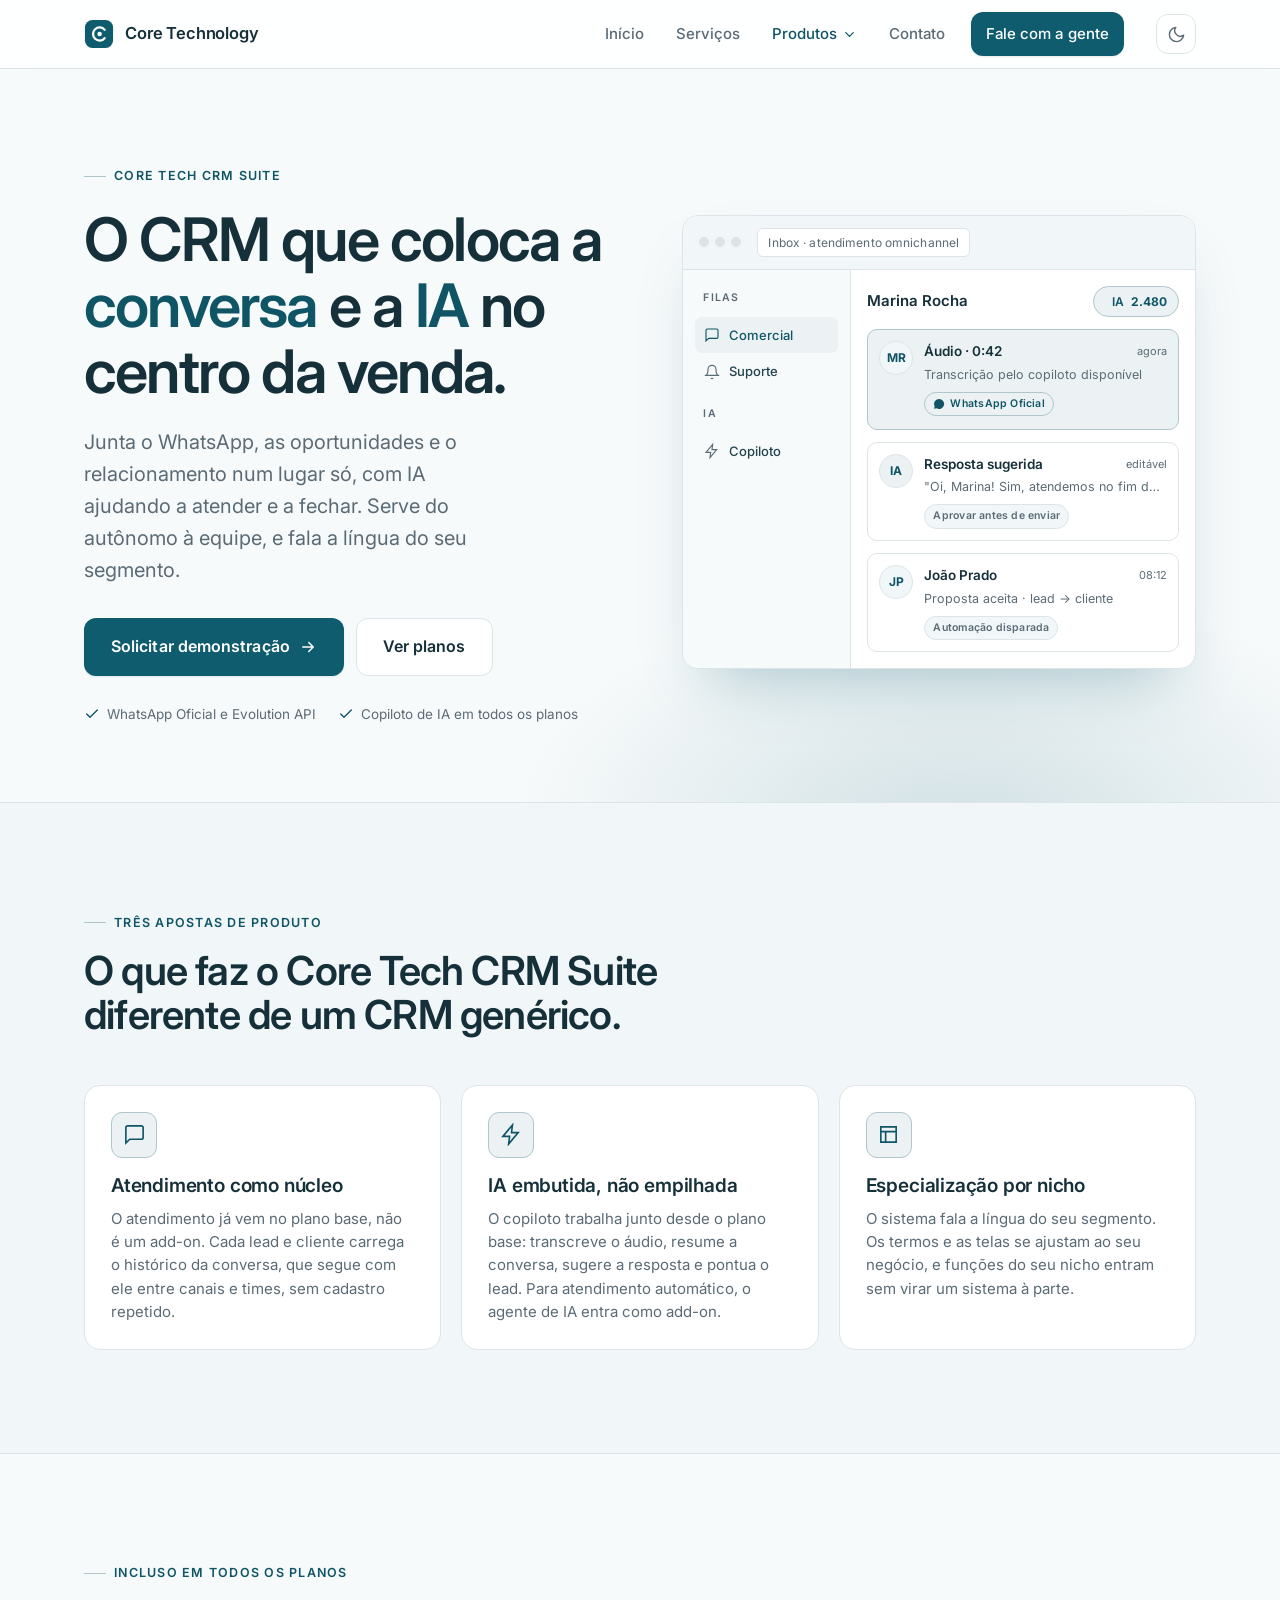
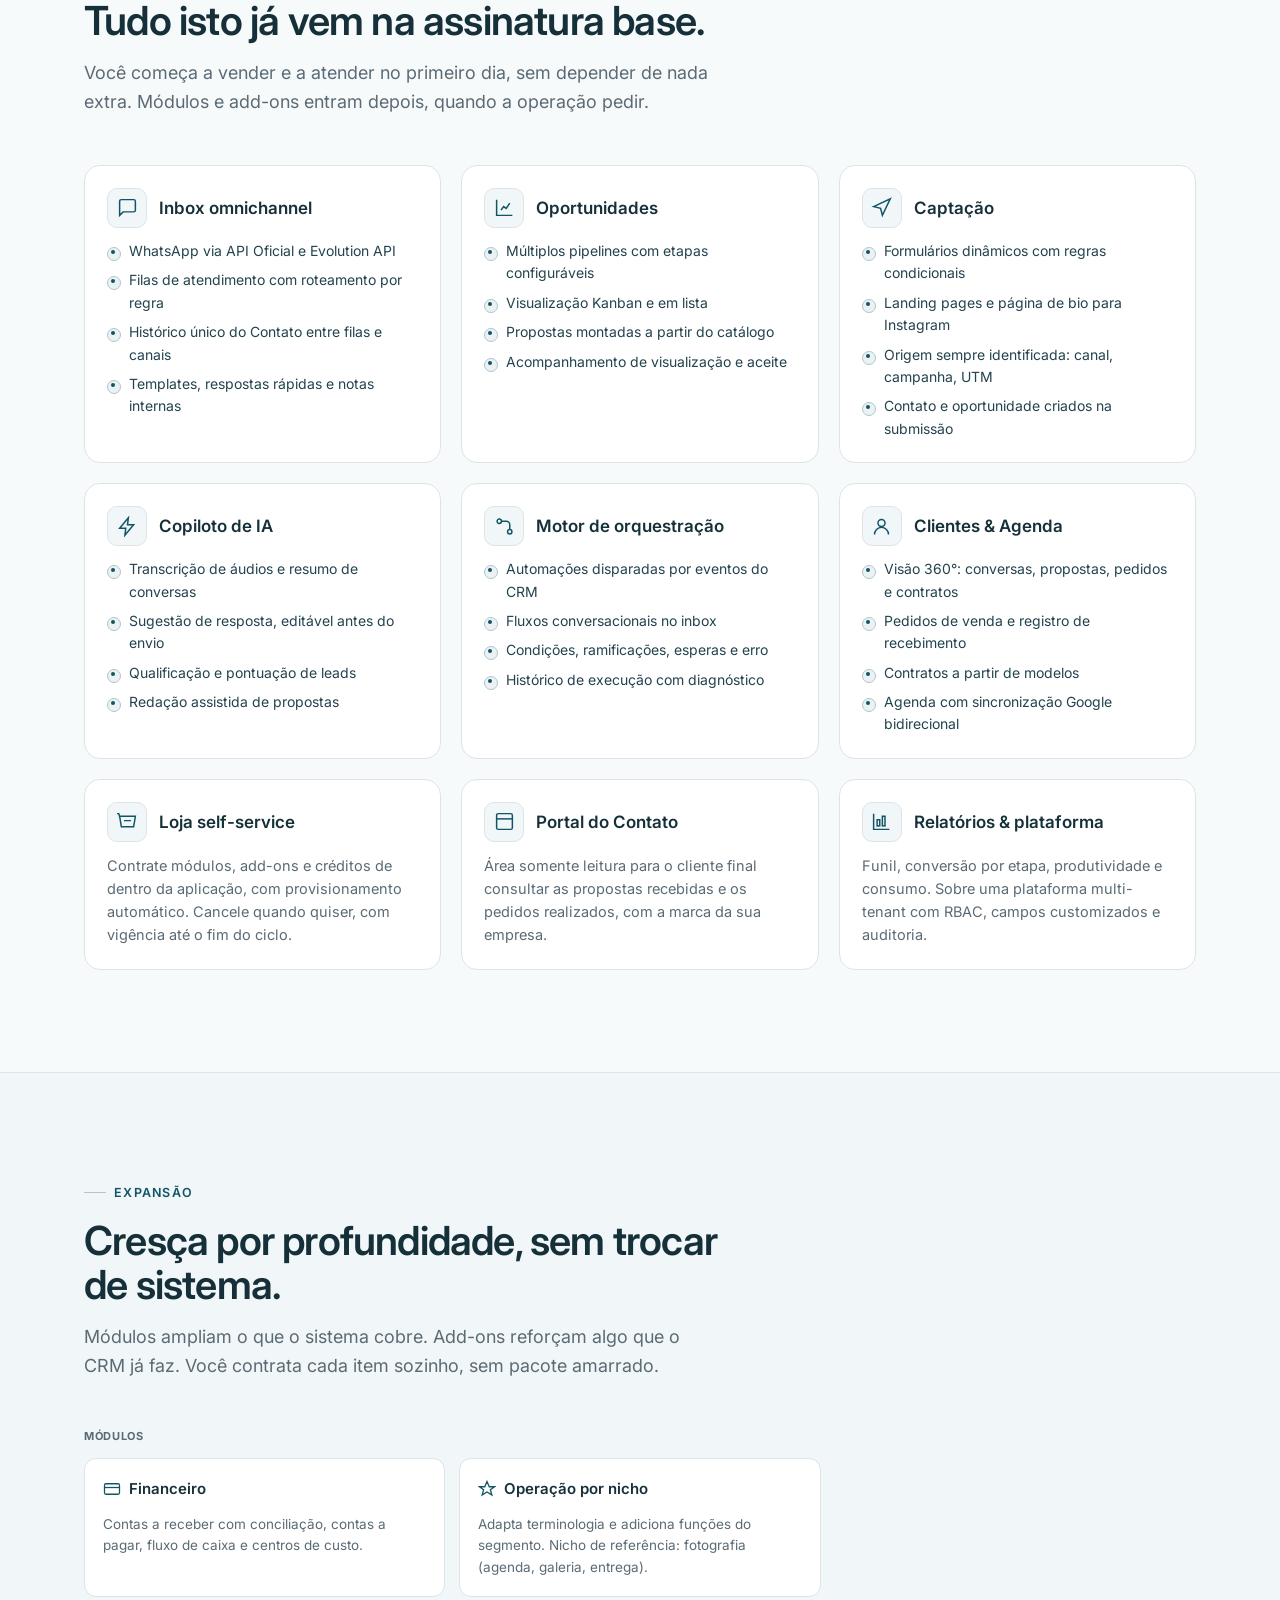
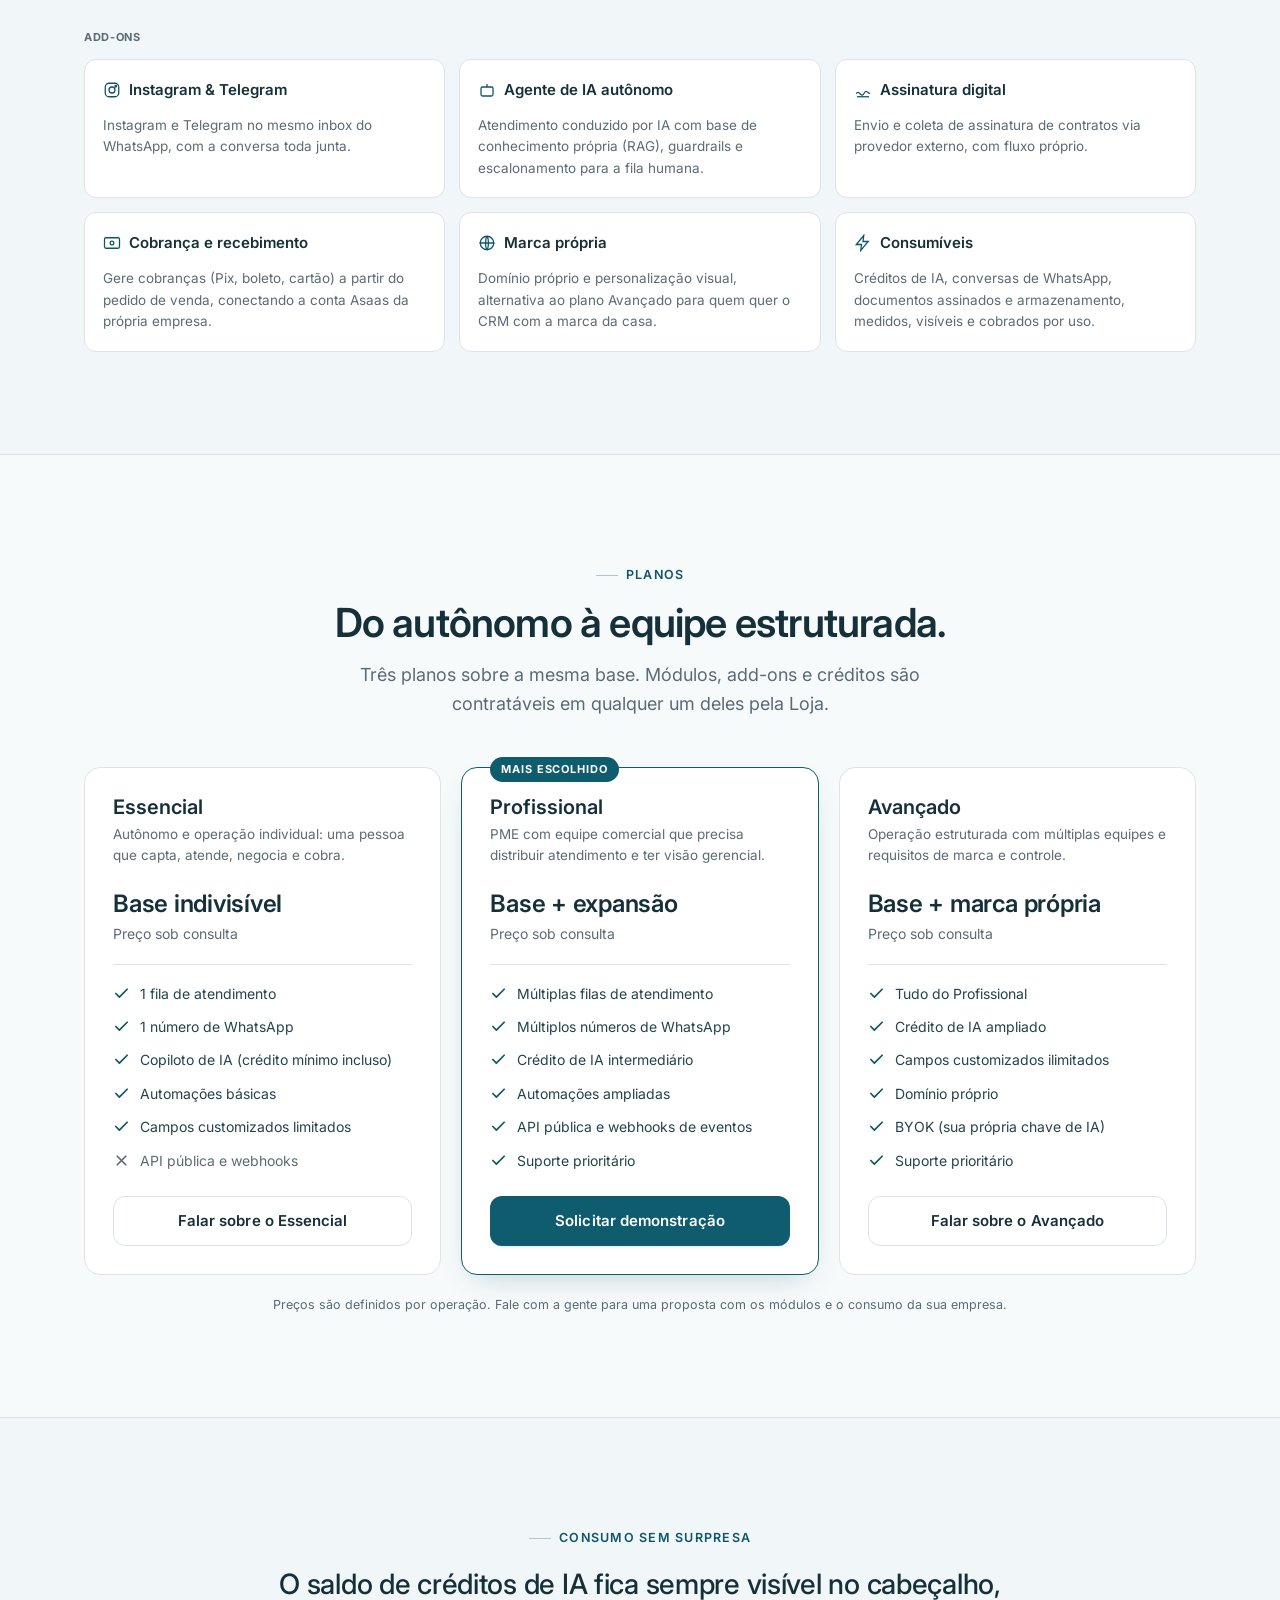
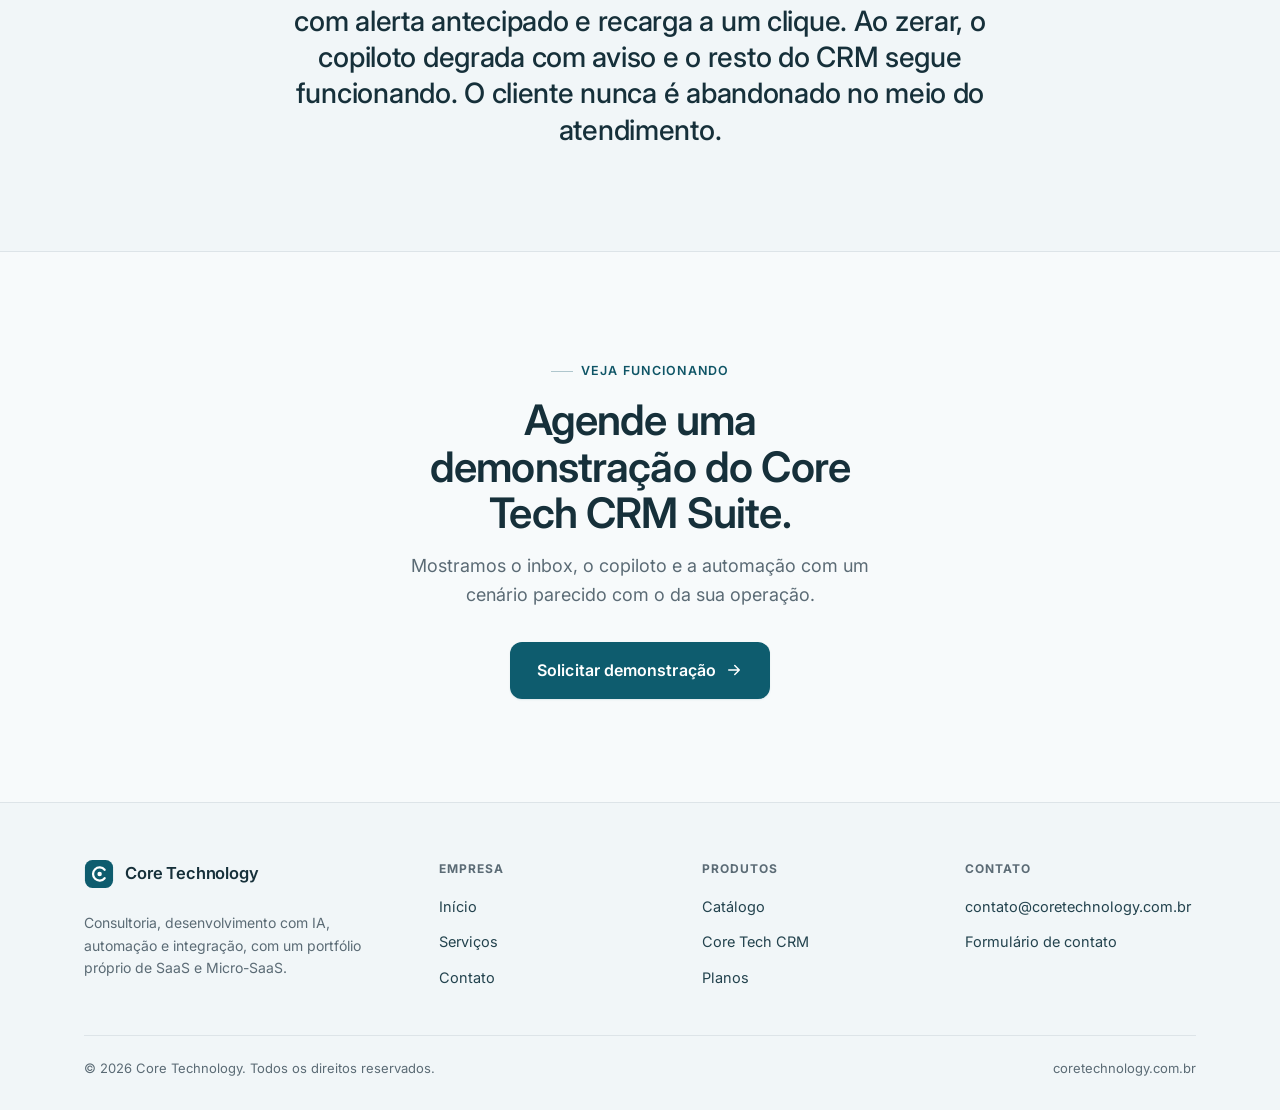
<file: produto-crm.html>
<!DOCTYPE html>
<html lang="pt-BR">
<head>
<meta charset="UTF-8">
<meta name="viewport" content="width=device-width, initial-scale=1">
<title>Core Tech CRM Suite · CRM omnichannel assistido por IA | Core Technology</title>
<meta name="description" content="CRM multi-tenant, modular e assistido por IA: inbox omnichannel com WhatsApp, oportunidades, copiloto de IA, automação, Loja de expansão, módulos e add-ons.">
<link rel="preconnect" href="https://fonts.googleapis.com">
<link rel="preconnect" href="https://fonts.gstatic.com" crossorigin>
<link href="https://fonts.googleapis.com/css2?family=Inter:wght@400;500;600;700&display=swap" rel="stylesheet">
<link rel="stylesheet" href="styles.css?v=3">
<script>(function(){try{var t=localStorage.getItem('theme');if(t==='dark'||(!t&&window.matchMedia&&matchMedia('(prefers-color-scheme: dark)').matches)){document.documentElement.classList.add('dark');}}catch(e){}})();</script>
</head>
<body>

<header class="nav" data-nav data-open="false" data-od-id="site-nav">
  <div class="wrap nav__inner">
    <a href="index.html" class="brand" aria-label="Core Technology, início">
      <svg class="brand__mark" viewBox="0 0 32 32" fill="none" aria-hidden="true">
        <rect x="1" y="1" width="30" height="30" rx="8" fill="var(--accent)"/>
        <path d="M22 11.5a7 7 0 1 0 0 9" stroke="#ffffff" stroke-width="2.4" stroke-linecap="round"/>
        <circle cx="16.64" cy="16" r="2.4" fill="#ffffff"/>
      </svg>
      <span><span class="brand__name">Core Technology</span></span>
    </a>
    <nav class="nav__links" aria-label="Principal">
      <a href="index.html">Início</a>
      <a href="servicos.html">Serviços</a>
      <div class="nav__drop" data-drop>
        <a href="produtos.html" class="nav__drop-toggle" aria-current="page" aria-haspopup="true" aria-expanded="false">Produtos
          <svg class="nav__caret" viewBox="0 0 24 24" fill="none" stroke="currentColor" stroke-width="2" stroke-linecap="round" stroke-linejoin="round" aria-hidden="true"><path d="m6 9 6 6 6-6"/></svg>
        </a>
        <div class="nav__menu">
          <a href="produto-crm.html" class="nav__menu-item" aria-current="page">
            <span class="nav__menu-title">Core Tech CRM</span>
            <span class="nav__menu-desc">CRM omnichannel com IA para vender e atender</span>
          </a>
          <span class="nav__menu-soon">Mais produtos em breve</span>
        </div>
      </div>
      <a href="contato.html">Contato</a>
      <a href="contato.html" class="btn btn--primary nav__cta">Fale com a gente</a>
    </nav>
    <button class="theme-toggle" data-theme-toggle type="button" aria-label="Mudar para tema escuro"><svg class="theme-toggle__moon" viewBox="0 0 24 24" fill="none" stroke="currentColor" stroke-width="1.8" stroke-linecap="round" stroke-linejoin="round" aria-hidden="true"><path d="M21 12.8A9 9 0 1 1 11.2 3a7 7 0 0 0 9.8 9.8z"/></svg><svg class="theme-toggle__sun" viewBox="0 0 24 24" fill="none" stroke="currentColor" stroke-width="1.8" stroke-linecap="round" stroke-linejoin="round" aria-hidden="true"><circle cx="12" cy="12" r="4"/><path d="M12 2v2M12 20v2M4.9 4.9l1.4 1.4M17.7 17.7l1.4 1.4M2 12h2M20 12h2M4.9 19.1l1.4-1.4M17.7 6.3l1.4-1.4"/></svg></button>
    <button class="nav__burger" data-burger aria-label="Abrir menu" aria-expanded="false">
      <svg viewBox="0 0 24 24" fill="none" stroke="currentColor" stroke-width="2" stroke-linecap="round"><path d="M4 7h16M4 12h16M4 17h16"/></svg>
    </button>
  </div>
</header>

<main>
<!-- Hero do produto -->
<section class="hero" data-od-id="produto-hero">
  <div class="hero__glow" aria-hidden="true"></div>
  <div class="wrap hero__grid">
    <div class="hero__copy reveal in">
      <span class="eyebrow">Core Tech CRM Suite</span>
      <h1>O CRM que coloca a <em>conversa</em> e a <em>IA</em> no centro da venda.</h1>
      <p class="hero__lede">Junta o WhatsApp, as oportunidades e o relacionamento num lugar só, com IA ajudando a atender e a fechar. Serve do autônomo à equipe, e fala a língua do seu segmento.</p>
      <div class="hero__actions">
        <a href="contato.html" class="btn btn--primary btn--lg">Solicitar demonstração
          <svg viewBox="0 0 24 24" fill="none" stroke="currentColor" stroke-width="2" stroke-linecap="round" stroke-linejoin="round"><path d="M5 12h14M13 6l6 6-6 6"/></svg>
        </a>
        <a href="#planos" class="btn btn--ghost btn--lg">Ver planos</a>
      </div>
      <div class="hero__meta">
        <span><svg viewBox="0 0 24 24" fill="none" stroke="currentColor" stroke-width="2" stroke-linecap="round" stroke-linejoin="round"><path d="M20 6 9 17l-5-5"/></svg> WhatsApp Oficial e Evolution API</span>
        <span><svg viewBox="0 0 24 24" fill="none" stroke="currentColor" stroke-width="2" stroke-linecap="round" stroke-linejoin="round"><path d="M20 6 9 17l-5-5"/></svg> Copiloto de IA em todos os planos</span>
      </div>
    </div>

    <div class="hero__visual reveal in" aria-hidden="true">
      <div class="mock" data-od-id="produto-inbox-mockup">
        <div class="mock__bar">
          <span class="mock__dots"><i></i><i></i><i></i></span>
          <span class="mock__addr">Inbox · atendimento omnichannel</span>
        </div>
        <div class="mock__body">
          <aside class="mock__side">
            <div class="lbl">Filas</div>
            <div class="mock__navitem is-active"><svg viewBox="0 0 24 24" fill="none" stroke="currentColor" stroke-width="1.7"><path d="M21 15a2 2 0 0 1-2 2H7l-4 4V5a2 2 0 0 1 2-2h14a2 2 0 0 1 2 2z"/></svg> Comercial</div>
            <div class="mock__navitem"><svg viewBox="0 0 24 24" fill="none" stroke="currentColor" stroke-width="1.7"><path d="M18 8A6 6 0 0 0 6 8c0 7-3 9-3 9h18s-3-2-3-9"/><path d="M13.7 21a2 2 0 0 1-3.4 0"/></svg> Suporte</div>
            <div class="lbl" style="margin-top:16px">IA</div>
            <div class="mock__navitem"><svg viewBox="0 0 24 24" fill="none" stroke="currentColor" stroke-width="1.7"><path d="M13 2 3 14h7l-1 8 10-12h-7z"/></svg> Copiloto</div>
          </aside>
          <div class="mock__main">
            <div class="mock__row">
              <span class="mock__title">Marina Rocha</span>
              <span class="mock__credits"><svg viewBox="0 0 24 24" fill="none" stroke="currentColor" stroke-width="1.8"><path d="M13 2 3 14h7l-1 8 10-12h-7z"/></svg> IA <b>2.480</b></span>
            </div>
            <div class="thread is-active">
              <span class="avatar">MR</span>
              <div class="thread__body">
                <div class="thread__top"><span class="thread__name">Áudio · 0:42</span><span class="thread__time">agora</span></div>
                <p class="thread__msg">Transcrição pelo copiloto disponível</p>
                <span class="chip chip--wa"><svg viewBox="0 0 24 24" fill="currentColor"><path d="M12 2a10 10 0 0 0-8.6 15l-1.3 4.7 4.8-1.3A10 10 0 1 0 12 2z"/></svg> WhatsApp Oficial</span>
              </div>
            </div>
            <div class="thread">
              <span class="avatar" style="background:var(--accent-wash)">IA</span>
              <div class="thread__body">
                <div class="thread__top"><span class="thread__name">Resposta sugerida</span><span class="thread__time">editável</span></div>
                <p class="thread__msg">"Oi, Marina! Sim, atendemos no fim de semana."</p>
                <span class="chip">Aprovar antes de enviar</span>
              </div>
            </div>
            <div class="thread">
              <span class="avatar">JP</span>
              <div class="thread__body">
                <div class="thread__top"><span class="thread__name">João Prado</span><span class="thread__time">08:12</span></div>
                <p class="thread__msg">Proposta aceita · lead → cliente</p>
                <span class="chip">Automação disparada</span>
              </div>
            </div>
          </div>
        </div>
      </div>
    </div>
  </div>
</section>

<!-- Diferenciais -->
<section class="section section--surface" data-od-id="produto-diferenciais">
  <div class="wrap">
    <div class="section__head reveal">
      <span class="eyebrow">Três apostas de produto</span>
      <h2>O que faz o Core Tech CRM Suite diferente de um CRM genérico.</h2>
    </div>
    <div class="grid grid--3">
      <article class="card reveal" data-od-id="dif-atendimento">
        <div class="card__icon"><svg viewBox="0 0 24 24" fill="none" stroke="currentColor" stroke-width="1.7"><path d="M21 15a2 2 0 0 1-2 2H7l-4 4V5a2 2 0 0 1 2-2h14a2 2 0 0 1 2 2z"/></svg></div>
        <h3>Atendimento como núcleo</h3>
        <p>O atendimento já vem no plano base, não é um add-on. Cada lead e cliente carrega o histórico da conversa, que segue com ele entre canais e times, sem cadastro repetido.</p>
      </article>
      <article class="card reveal" data-od-id="dif-ia">
        <div class="card__icon"><svg viewBox="0 0 24 24" fill="none" stroke="currentColor" stroke-width="1.7"><path d="M13 2 3 14h7l-1 8 10-12h-7z"/></svg></div>
        <h3>IA embutida, não empilhada</h3>
        <p>O copiloto trabalha junto desde o plano base: transcreve o áudio, resume a conversa, sugere a resposta e pontua o lead. Para atendimento automático, o agente de IA entra como add-on.</p>
      </article>
      <article class="card reveal" data-od-id="dif-nicho">
        <div class="card__icon"><svg viewBox="0 0 24 24" fill="none" stroke="currentColor" stroke-width="1.7"><path d="M4 4h16v16H4z"/><path d="M4 9h16M9 9v11"/></svg></div>
        <h3>Especialização por nicho</h3>
        <p>O sistema fala a língua do seu segmento. Os termos e as telas se ajustam ao seu negócio, e funções do seu nicho entram sem virar um sistema à parte.</p>
      </article>
    </div>
  </div>
</section>

<!-- Capacidades da base -->
<section class="section" data-od-id="produto-core">
  <div class="wrap">
    <div class="section__head reveal">
      <span class="eyebrow">Incluso em todos os planos</span>
      <h2>Tudo isto já vem na assinatura base.</h2>
      <p>Você começa a vender e a atender no primeiro dia, sem depender de nada extra. Módulos e add-ons entram depois, quando a operação pedir.</p>
    </div>
    <div class="grid grid--3">
      <article class="feat reveal" data-od-id="core-inbox">
        <div class="feat__head"><div class="feat__ico"><svg viewBox="0 0 24 24" fill="none" stroke="currentColor" stroke-width="1.7"><path d="M21 15a2 2 0 0 1-2 2H7l-4 4V5a2 2 0 0 1 2-2h14a2 2 0 0 1 2 2z"/></svg></div><h3>Inbox omnichannel</h3></div>
        <ul>
          <li>WhatsApp via API Oficial e Evolution API</li>
          <li>Filas de atendimento com roteamento por regra</li>
          <li>Histórico único do Contato entre filas e canais</li>
          <li>Templates, respostas rápidas e notas internas</li>
        </ul>
      </article>
      <article class="feat reveal" data-od-id="core-oportunidades">
        <div class="feat__head"><div class="feat__ico"><svg viewBox="0 0 24 24" fill="none" stroke="currentColor" stroke-width="1.7"><path d="M3 3v18h18M8 15l3-4 3 2 4-6"/></svg></div><h3>Oportunidades</h3></div>
        <ul>
          <li>Múltiplos pipelines com etapas configuráveis</li>
          <li>Visualização Kanban e em lista</li>
          <li>Propostas montadas a partir do catálogo</li>
          <li>Acompanhamento de visualização e aceite</li>
        </ul>
      </article>
      <article class="feat reveal" data-od-id="core-captacao">
        <div class="feat__head"><div class="feat__ico"><svg viewBox="0 0 24 24" fill="none" stroke="currentColor" stroke-width="1.7"><path d="M3 11 22 2l-9 19-2-8z"/></svg></div><h3>Captação</h3></div>
        <ul>
          <li>Formulários dinâmicos com regras condicionais</li>
          <li>Landing pages e página de bio para Instagram</li>
          <li>Origem sempre identificada: canal, campanha, UTM</li>
          <li>Contato e oportunidade criados na submissão</li>
        </ul>
      </article>
      <article class="feat reveal" data-od-id="core-copiloto">
        <div class="feat__head"><div class="feat__ico"><svg viewBox="0 0 24 24" fill="none" stroke="currentColor" stroke-width="1.7"><path d="M13 2 3 14h7l-1 8 10-12h-7z"/></svg></div><h3>Copiloto de IA</h3></div>
        <ul>
          <li>Transcrição de áudios e resumo de conversas</li>
          <li>Sugestão de resposta, editável antes do envio</li>
          <li>Qualificação e pontuação de leads</li>
          <li>Redação assistida de propostas</li>
        </ul>
      </article>
      <article class="feat reveal" data-od-id="core-orquestracao">
        <div class="feat__head"><div class="feat__ico"><svg viewBox="0 0 24 24" fill="none" stroke="currentColor" stroke-width="1.7"><circle cx="6" cy="6" r="2.5"/><circle cx="18" cy="18" r="2.5"/><path d="M8.5 6H14a4 4 0 0 1 4 4v5.5"/></svg></div><h3>Motor de orquestração</h3></div>
        <ul>
          <li>Automações disparadas por eventos do CRM</li>
          <li>Fluxos conversacionais no inbox</li>
          <li>Condições, ramificações, esperas e erro</li>
          <li>Histórico de execução com diagnóstico</li>
        </ul>
      </article>
      <article class="feat reveal" data-od-id="core-clientes">
        <div class="feat__head"><div class="feat__ico"><svg viewBox="0 0 24 24" fill="none" stroke="currentColor" stroke-width="1.7"><circle cx="12" cy="8" r="4"/><path d="M4 21a8 8 0 0 1 16 0"/></svg></div><h3>Clientes &amp; Agenda</h3></div>
        <ul>
          <li>Visão 360°: conversas, propostas, pedidos e contratos</li>
          <li>Pedidos de venda e registro de recebimento</li>
          <li>Contratos a partir de modelos</li>
          <li>Agenda com sincronização Google bidirecional</li>
        </ul>
      </article>
    </div>

    <div class="grid grid--3 reveal" style="margin-top:20px">
      <article class="feat" data-od-id="core-loja">
        <div class="feat__head"><div class="feat__ico"><svg viewBox="0 0 24 24" fill="none" stroke="currentColor" stroke-width="1.7"><path d="M3 6h18l-2 12H5z"/><path d="M3 6 2 3H0M8 11h8"/></svg></div><h3>Loja self-service</h3></div>
        <p>Contrate módulos, add-ons e créditos de dentro da aplicação, com provisionamento automático. Cancele quando quiser, com vigência até o fim do ciclo.</p>
      </article>
      <article class="feat" data-od-id="core-portal">
        <div class="feat__head"><div class="feat__ico"><svg viewBox="0 0 24 24" fill="none" stroke="currentColor" stroke-width="1.7"><rect x="3" y="3" width="18" height="18" rx="2"/><path d="M3 9h18"/></svg></div><h3>Portal do Contato</h3></div>
        <p>Área somente leitura para o cliente final consultar as propostas recebidas e os pedidos realizados, com a marca da sua empresa.</p>
      </article>
      <article class="feat" data-od-id="core-relatorios">
        <div class="feat__head"><div class="feat__ico"><svg viewBox="0 0 24 24" fill="none" stroke="currentColor" stroke-width="1.7"><path d="M3 3v18h18"/><rect x="7" y="10" width="3" height="7"/><rect x="13" y="6" width="3" height="11"/></svg></div><h3>Relatórios &amp; plataforma</h3></div>
        <p>Funil, conversão por etapa, produtividade e consumo. Sobre uma plataforma multi-tenant com RBAC, campos customizados e auditoria.</p>
      </article>
    </div>
  </div>
</section>

<!-- Add-ons e módulos -->
<section class="section section--surface" id="addons" data-od-id="produto-addons">
  <div class="wrap">
    <div class="section__head reveal">
      <span class="eyebrow">Expansão</span>
      <h2>Cresça por profundidade, sem trocar de sistema.</h2>
      <p>Módulos ampliam o que o sistema cobre. Add-ons reforçam algo que o CRM já faz. Você contrata cada item sozinho, sem pacote amarrado.</p>
    </div>

    <p class="tile__tag reveal" style="margin-bottom:12px">Módulos</p>
    <div class="tiles reveal" style="margin-bottom:32px">
      <div class="tile" data-od-id="mod-financeiro">
        <span class="tile__k"><svg viewBox="0 0 24 24" fill="none" stroke="currentColor" stroke-width="1.7"><rect x="2" y="5" width="20" height="14" rx="2"/><path d="M2 10h20"/></svg> Financeiro</span>
        <p>Contas a receber com conciliação, contas a pagar, fluxo de caixa e centros de custo.</p>
      </div>
      <div class="tile" data-od-id="mod-nicho">
        <span class="tile__k"><svg viewBox="0 0 24 24" fill="none" stroke="currentColor" stroke-width="1.7"><path d="m12 2 3 7h7l-5.5 4 2 7L12 16l-6.5 4 2-7L2 9h7z"/></svg> Operação por nicho</span>
        <p>Adapta terminologia e adiciona funções do segmento. Nicho de referência: fotografia (agenda, galeria, entrega).</p>
      </div>
    </div>

    <p class="tile__tag reveal" style="margin-bottom:12px">Add-ons</p>
    <div class="tiles reveal">
      <div class="tile" data-od-id="add-instagram">
        <span class="tile__k"><svg viewBox="0 0 24 24" fill="none" stroke="currentColor" stroke-width="1.7"><rect x="3" y="3" width="18" height="18" rx="5"/><circle cx="12" cy="12" r="4"/><circle cx="17" cy="7" r="1"/></svg> Instagram &amp; Telegram</span>
        <p>Instagram e Telegram no mesmo inbox do WhatsApp, com a conversa toda junta.</p>
      </div>
      <div class="tile" data-od-id="add-agente">
        <span class="tile__k"><svg viewBox="0 0 24 24" fill="none" stroke="currentColor" stroke-width="1.7"><rect x="4" y="8" width="16" height="12" rx="2"/><path d="M12 8V4M8 14h.01M16 14h.01"/></svg> Agente de IA autônomo</span>
        <p>Atendimento conduzido por IA com base de conhecimento própria (RAG), guardrails e escalonamento para a fila humana.</p>
      </div>
      <div class="tile" data-od-id="add-assinatura">
        <span class="tile__k"><svg viewBox="0 0 24 24" fill="none" stroke="currentColor" stroke-width="1.7"><path d="M3 17c3-6 7 6 10 0s5-2 8 0"/><path d="M4 21h16"/></svg> Assinatura digital</span>
        <p>Envio e coleta de assinatura de contratos via provedor externo, com fluxo próprio.</p>
      </div>
      <div class="tile" data-od-id="add-cobranca">
        <span class="tile__k"><svg viewBox="0 0 24 24" fill="none" stroke="currentColor" stroke-width="1.7"><rect x="2" y="5" width="20" height="14" rx="2"/><circle cx="12" cy="12" r="2.5"/></svg> Cobrança e recebimento</span>
        <p>Gere cobranças (Pix, boleto, cartão) a partir do pedido de venda, conectando a conta Asaas da própria empresa.</p>
      </div>
      <div class="tile" data-od-id="add-marca">
        <span class="tile__k"><svg viewBox="0 0 24 24" fill="none" stroke="currentColor" stroke-width="1.7"><circle cx="12" cy="12" r="9"/><path d="M2 12h20M12 3c2.5 3 2.5 15 0 18M12 3c-2.5 3-2.5 15 0 18"/></svg> Marca própria</span>
        <p>Domínio próprio e personalização visual, alternativa ao plano Avançado para quem quer o CRM com a marca da casa.</p>
      </div>
      <div class="tile" data-od-id="add-consumiveis">
        <span class="tile__k"><svg viewBox="0 0 24 24" fill="none" stroke="currentColor" stroke-width="1.7"><path d="M13 2 3 14h7l-1 8 10-12h-7z"/></svg> Consumíveis</span>
        <p>Créditos de IA, conversas de WhatsApp, documentos assinados e armazenamento, medidos, visíveis e cobrados por uso.</p>
      </div>
    </div>
  </div>
</section>

<!-- Planos -->
<section class="section" id="planos" data-od-id="produto-planos">
  <div class="wrap">
    <div class="section__head section__head--center reveal">
      <span class="eyebrow">Planos</span>
      <h2>Do autônomo à equipe estruturada.</h2>
      <p>Três planos sobre a mesma base. Módulos, add-ons e créditos são contratáveis em qualquer um deles pela Loja.</p>
    </div>
    <div class="plans reveal">
      <!-- Essencial -->
      <div class="plan" data-od-id="plano-essencial">
        <h3>Essencial</h3>
        <p class="plan__for">Autônomo e operação individual: uma pessoa que capta, atende, negocia e cobra.</p>
        <div class="plan__price"><b>Base indivisível</b>Preço sob consulta</div>
        <ul>
          <li><svg viewBox="0 0 24 24" fill="none" stroke="currentColor" stroke-width="2.4" stroke-linecap="round" stroke-linejoin="round"><path d="M20 6 9 17l-5-5"/></svg> 1 fila de atendimento</li>
          <li><svg viewBox="0 0 24 24" fill="none" stroke="currentColor" stroke-width="2.4" stroke-linecap="round" stroke-linejoin="round"><path d="M20 6 9 17l-5-5"/></svg> 1 número de WhatsApp</li>
          <li><svg viewBox="0 0 24 24" fill="none" stroke="currentColor" stroke-width="2.4" stroke-linecap="round" stroke-linejoin="round"><path d="M20 6 9 17l-5-5"/></svg> Copiloto de IA (crédito mínimo incluso)</li>
          <li><svg viewBox="0 0 24 24" fill="none" stroke="currentColor" stroke-width="2.4" stroke-linecap="round" stroke-linejoin="round"><path d="M20 6 9 17l-5-5"/></svg> Automações básicas</li>
          <li><svg viewBox="0 0 24 24" fill="none" stroke="currentColor" stroke-width="2.4" stroke-linecap="round" stroke-linejoin="round"><path d="M20 6 9 17l-5-5"/></svg> Campos customizados limitados</li>
          <li class="off"><svg viewBox="0 0 24 24" fill="none" stroke="currentColor" stroke-width="2.4" stroke-linecap="round" stroke-linejoin="round"><path d="M18 6 6 18M6 6l12 12"/></svg> API pública e webhooks</li>
        </ul>
        <a href="contato.html" class="btn btn--ghost">Falar sobre o Essencial</a>
      </div>

      <!-- Profissional -->
      <div class="plan plan--feat" data-od-id="plano-profissional">
        <span class="plan__flag">Mais escolhido</span>
        <h3>Profissional</h3>
        <p class="plan__for">PME com equipe comercial que precisa distribuir atendimento e ter visão gerencial.</p>
        <div class="plan__price"><b>Base + expansão</b>Preço sob consulta</div>
        <ul>
          <li><svg viewBox="0 0 24 24" fill="none" stroke="currentColor" stroke-width="2.4" stroke-linecap="round" stroke-linejoin="round"><path d="M20 6 9 17l-5-5"/></svg> Múltiplas filas de atendimento</li>
          <li><svg viewBox="0 0 24 24" fill="none" stroke="currentColor" stroke-width="2.4" stroke-linecap="round" stroke-linejoin="round"><path d="M20 6 9 17l-5-5"/></svg> Múltiplos números de WhatsApp</li>
          <li><svg viewBox="0 0 24 24" fill="none" stroke="currentColor" stroke-width="2.4" stroke-linecap="round" stroke-linejoin="round"><path d="M20 6 9 17l-5-5"/></svg> Crédito de IA intermediário</li>
          <li><svg viewBox="0 0 24 24" fill="none" stroke="currentColor" stroke-width="2.4" stroke-linecap="round" stroke-linejoin="round"><path d="M20 6 9 17l-5-5"/></svg> Automações ampliadas</li>
          <li><svg viewBox="0 0 24 24" fill="none" stroke="currentColor" stroke-width="2.4" stroke-linecap="round" stroke-linejoin="round"><path d="M20 6 9 17l-5-5"/></svg> API pública e webhooks de eventos</li>
          <li><svg viewBox="0 0 24 24" fill="none" stroke="currentColor" stroke-width="2.4" stroke-linecap="round" stroke-linejoin="round"><path d="M20 6 9 17l-5-5"/></svg> Suporte prioritário</li>
        </ul>
        <a href="contato.html" class="btn btn--primary">Solicitar demonstração</a>
      </div>

      <!-- Avançado -->
      <div class="plan" data-od-id="plano-avancado">
        <h3>Avançado</h3>
        <p class="plan__for">Operação estruturada com múltiplas equipes e requisitos de marca e controle.</p>
        <div class="plan__price"><b>Base + marca própria</b>Preço sob consulta</div>
        <ul>
          <li><svg viewBox="0 0 24 24" fill="none" stroke="currentColor" stroke-width="2.4" stroke-linecap="round" stroke-linejoin="round"><path d="M20 6 9 17l-5-5"/></svg> Tudo do Profissional</li>
          <li><svg viewBox="0 0 24 24" fill="none" stroke="currentColor" stroke-width="2.4" stroke-linecap="round" stroke-linejoin="round"><path d="M20 6 9 17l-5-5"/></svg> Crédito de IA ampliado</li>
          <li><svg viewBox="0 0 24 24" fill="none" stroke="currentColor" stroke-width="2.4" stroke-linecap="round" stroke-linejoin="round"><path d="M20 6 9 17l-5-5"/></svg> Campos customizados ilimitados</li>
          <li><svg viewBox="0 0 24 24" fill="none" stroke="currentColor" stroke-width="2.4" stroke-linecap="round" stroke-linejoin="round"><path d="M20 6 9 17l-5-5"/></svg> Domínio próprio</li>
          <li><svg viewBox="0 0 24 24" fill="none" stroke="currentColor" stroke-width="2.4" stroke-linecap="round" stroke-linejoin="round"><path d="M20 6 9 17l-5-5"/></svg> BYOK (sua própria chave de IA)</li>
          <li><svg viewBox="0 0 24 24" fill="none" stroke="currentColor" stroke-width="2.4" stroke-linecap="round" stroke-linejoin="round"><path d="M20 6 9 17l-5-5"/></svg> Suporte prioritário</li>
        </ul>
        <a href="contato.html" class="btn btn--ghost">Falar sobre o Avançado</a>
      </div>
    </div>
    <p class="form__note reveal" style="text-align:center;margin-top:20px">Preços são definidos por operação. Fale com a gente para uma proposta com os módulos e o consumo da sua empresa.</p>
  </div>
</section>

<!-- Créditos sempre visíveis -->
<section class="section section--surface" data-od-id="produto-creditos">
  <div class="wrap quote reveal">
    <span class="eyebrow" style="justify-content:center">Consumo sem surpresa</span>
    <p style="margin-top:18px">O saldo de créditos de IA fica sempre visível no cabeçalho, com alerta antecipado e recarga a um clique. Ao zerar, o copiloto degrada com aviso e o resto do CRM segue funcionando. O cliente nunca é abandonado no meio do atendimento.</p>
  </div>
</section>

<!-- CTA -->
<section class="section" data-od-id="produto-cta">
  <div class="wrap cta-band reveal">
    <span class="eyebrow" style="justify-content:center">Veja funcionando</span>
    <h2 style="margin-top:16px">Agende uma demonstração do Core Tech CRM Suite.</h2>
    <p>Mostramos o inbox, o copiloto e a automação com um cenário parecido com o da sua operação.</p>
    <div class="hero__actions">
      <a href="contato.html" class="btn btn--primary btn--lg">Solicitar demonstração
        <svg viewBox="0 0 24 24" fill="none" stroke="currentColor" stroke-width="2" stroke-linecap="round" stroke-linejoin="round"><path d="M5 12h14M13 6l6 6-6 6"/></svg>
      </a>
    </div>
  </div>
</section>
</main>

<footer class="footer" data-od-id="site-footer">
  <div class="wrap">
    <div class="footer__grid">
      <div class="footer__brand">
        <a href="index.html" class="brand" aria-label="Core Technology">
          <svg class="brand__mark" viewBox="0 0 32 32" fill="none" aria-hidden="true">
            <rect x="1" y="1" width="30" height="30" rx="8" fill="var(--accent)"/>
            <path d="M22 11.5a7 7 0 1 0 0 9" stroke="#ffffff" stroke-width="2.4" stroke-linecap="round"/>
            <circle cx="16.64" cy="16" r="2.4" fill="#ffffff"/>
          </svg>
          <span><span class="brand__name">Core Technology</span></span>
        </a>
        <p>Consultoria, desenvolvimento com IA, automação e integração, com um portfólio próprio de SaaS e Micro-SaaS.</p>
      </div>
      <div>
        <h5>Empresa</h5>
        <ul>
          <li><a href="index.html">Início</a></li>
          <li><a href="servicos.html">Serviços</a></li>
          <li><a href="contato.html">Contato</a></li>
        </ul>
      </div>
      <div>
        <h5>Produtos</h5>
        <ul>
          <li><a href="produtos.html">Catálogo</a></li>
          <li><a href="produto-crm.html">Core Tech CRM</a></li>
          <li><a href="produto-crm.html#planos">Planos</a></li>
        </ul>
      </div>
      <div>
        <h5>Contato</h5>
        <ul>
          <li><a href="mailto:contato@coretechnology.com.br">contato@coretechnology.com.br</a></li>
          <li><a href="contato.html">Formulário de contato</a></li>
        </ul>
      </div>
    </div>
    <div class="footer__bar">
      <span>© <span data-year>2026</span> Core Technology. Todos os direitos reservados.</span>
      <span>coretechnology.com.br</span>
    </div>
  </div>
</footer>

<script src="site.js?v=3"></script>
</body>
</html>
</file>
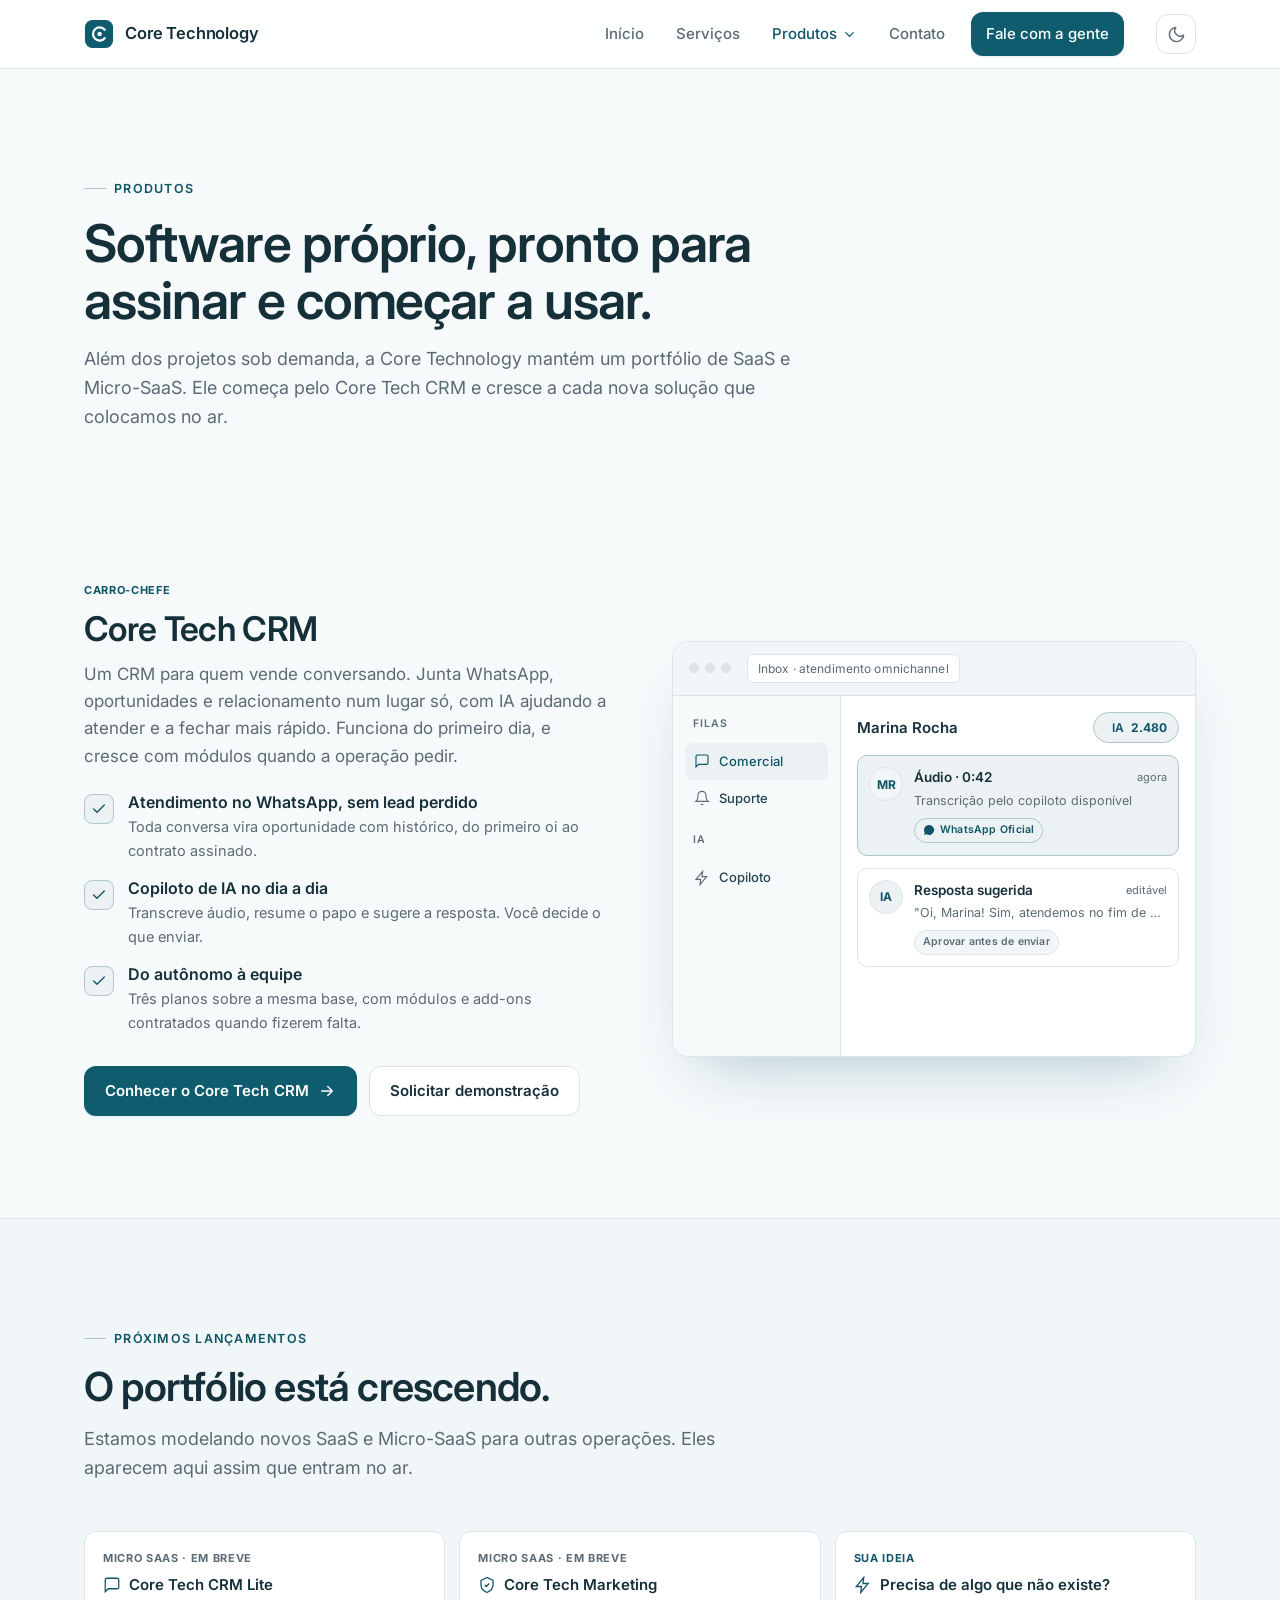
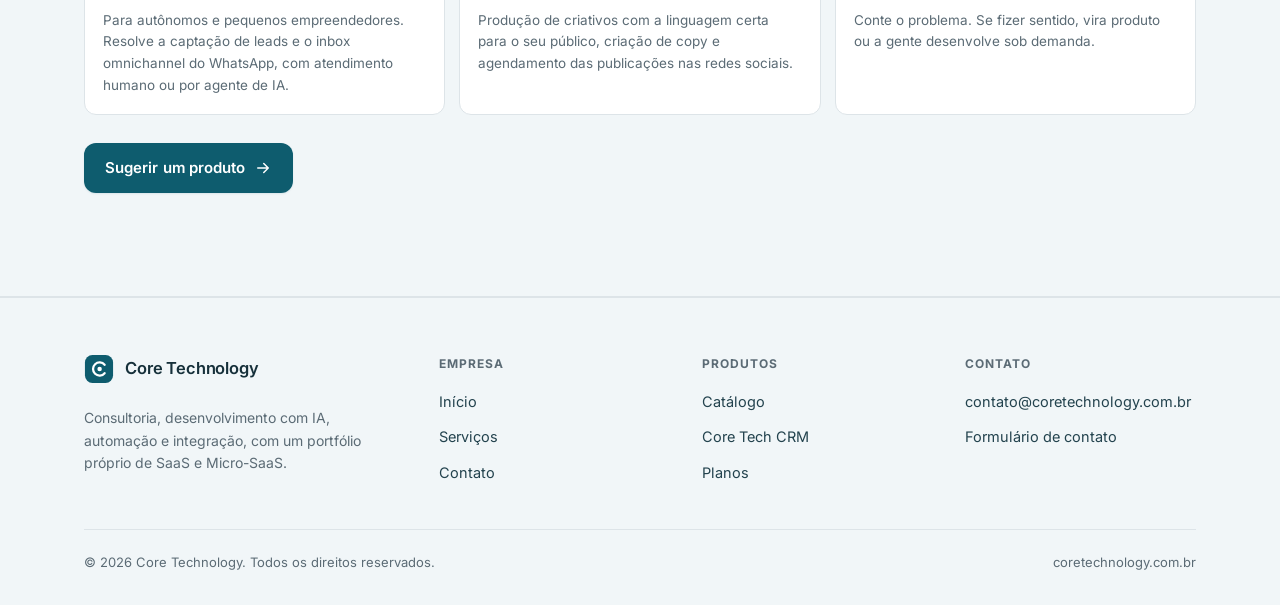
<file: produtos.html>
<!DOCTYPE html>
<html lang="pt-BR">
<head>
<meta charset="UTF-8">
<meta name="viewport" content="width=device-width, initial-scale=1">
<title>Produtos · Core Technology</title>
<meta name="description" content="O portfólio de SaaS e Micro-SaaS da Core Technology. Começa pelo Core Tech CRM, um CRM omnichannel com IA, e cresce a cada nova solução.">
<link rel="preconnect" href="https://fonts.googleapis.com">
<link rel="preconnect" href="https://fonts.gstatic.com" crossorigin>
<link href="https://fonts.googleapis.com/css2?family=Inter:wght@400;500;600;700&display=swap" rel="stylesheet">
<link rel="stylesheet" href="styles.css?v=4">
<script>(function(){try{var t=localStorage.getItem('theme');if(t==='dark'||(!t&&window.matchMedia&&matchMedia('(prefers-color-scheme: dark)').matches)){document.documentElement.classList.add('dark');}}catch(e){}})();</script>
</head>
<body>

<header class="nav" data-nav data-open="false" data-od-id="site-nav">
  <div class="wrap nav__inner">
    <a href="index.html" class="brand" aria-label="Core Technology, início">
      <svg class="brand__mark" viewBox="0 0 32 32" fill="none" aria-hidden="true">
        <rect x="1" y="1" width="30" height="30" rx="8" fill="var(--accent)"/>
        <path d="M22 11.5a7 7 0 1 0 0 9" stroke="#ffffff" stroke-width="2.4" stroke-linecap="round"/>
        <circle cx="16.64" cy="16" r="2.4" fill="#ffffff"/>
      </svg>
      <span><span class="brand__name">Core Technology</span></span>
    </a>
    <nav class="nav__links" aria-label="Principal">
      <a href="index.html">Início</a>
      <a href="servicos.html">Serviços</a>
      <div class="nav__drop" data-drop>
        <a href="produtos.html" class="nav__drop-toggle" aria-current="page" aria-haspopup="true" aria-expanded="false">Produtos
          <svg class="nav__caret" viewBox="0 0 24 24" fill="none" stroke="currentColor" stroke-width="2" stroke-linecap="round" stroke-linejoin="round" aria-hidden="true"><path d="m6 9 6 6 6-6"/></svg>
        </a>
        <div class="nav__menu">
          <a href="produto-crm.html" class="nav__menu-item">
            <span class="nav__menu-title">Core Tech CRM</span>
            <span class="nav__menu-desc">CRM omnichannel com IA para vender e atender</span>
          </a>
          <span class="nav__menu-soon">Mais produtos em breve</span>
        </div>
      </div>
      <a href="contato.html">Contato</a>
      <a href="contato.html" class="btn btn--primary nav__cta">Fale com a gente</a>
    </nav>
    <button class="theme-toggle" data-theme-toggle type="button" aria-label="Mudar para tema escuro"><svg class="theme-toggle__moon" viewBox="0 0 24 24" fill="none" stroke="currentColor" stroke-width="1.8" stroke-linecap="round" stroke-linejoin="round" aria-hidden="true"><path d="M21 12.8A9 9 0 1 1 11.2 3a7 7 0 0 0 9.8 9.8z"/></svg><svg class="theme-toggle__sun" viewBox="0 0 24 24" fill="none" stroke="currentColor" stroke-width="1.8" stroke-linecap="round" stroke-linejoin="round" aria-hidden="true"><circle cx="12" cy="12" r="4"/><path d="M12 2v2M12 20v2M4.9 4.9l1.4 1.4M17.7 17.7l1.4 1.4M2 12h2M20 12h2M4.9 19.1l1.4-1.4M17.7 6.3l1.4-1.4"/></svg></button>
    <button class="nav__burger" data-burger aria-label="Abrir menu" aria-expanded="false">
      <svg viewBox="0 0 24 24" fill="none" stroke="currentColor" stroke-width="2" stroke-linecap="round"><path d="M4 7h16M4 12h16M4 17h16"/></svg>
    </button>
  </div>
</header>

<main>
<!-- Cabeçalho -->
<section class="section" style="padding-bottom:0" data-od-id="produtos-hero">
  <div class="wrap">
    <div class="section__head reveal in" style="max-width:720px">
      <span class="eyebrow">Produtos</span>
      <h2 style="font-size:clamp(32px,5vw,52px)">Software próprio, pronto para assinar e começar a usar.</h2>
      <p>Além dos projetos sob demanda, a Core Technology mantém um portfólio de SaaS e Micro-SaaS. Ele começa pelo Core Tech CRM e cresce a cada nova solução que colocamos no ar.</p>
    </div>
  </div>
</section>

<!-- Carro-chefe -->
<section class="section" data-od-id="produtos-crm">
  <div class="wrap">
    <div class="split reveal">
      <div class="split__copy">
        <span class="tile__tag" style="color:var(--accent-ink)">Carro-chefe</span>
        <h3 style="font-size:clamp(26px,3.5vw,34px);letter-spacing:-0.02em;margin-top:10px">Core Tech CRM</h3>
        <p style="margin-top:14px;color:var(--fg-mute);font-size:17px">Um CRM para quem vende conversando. Junta WhatsApp, oportunidades e relacionamento num lugar só, com IA ajudando a atender e a fechar mais rápido. Funciona do primeiro dia, e cresce com módulos quando a operação pedir.</p>
        <ul class="split__list" style="margin-top:24px">
          <li>
            <span class="n"><svg viewBox="0 0 24 24" fill="none" stroke="currentColor" stroke-width="2" stroke-linecap="round" stroke-linejoin="round"><path d="M20 6 9 17l-5-5"/></svg></span>
            <div><h4>Atendimento no WhatsApp, sem lead perdido</h4><p>Toda conversa vira oportunidade com histórico, do primeiro oi ao contrato assinado.</p></div>
          </li>
          <li>
            <span class="n"><svg viewBox="0 0 24 24" fill="none" stroke="currentColor" stroke-width="2" stroke-linecap="round" stroke-linejoin="round"><path d="M20 6 9 17l-5-5"/></svg></span>
            <div><h4>Copiloto de IA no dia a dia</h4><p>Transcreve áudio, resume o papo e sugere a resposta. Você decide o que enviar.</p></div>
          </li>
          <li>
            <span class="n"><svg viewBox="0 0 24 24" fill="none" stroke="currentColor" stroke-width="2" stroke-linecap="round" stroke-linejoin="round"><path d="M20 6 9 17l-5-5"/></svg></span>
            <div><h4>Do autônomo à equipe</h4><p>Três planos sobre a mesma base, com módulos e add-ons contratados quando fizerem falta.</p></div>
          </li>
        </ul>
        <div class="hero__actions">
          <a href="produto-crm.html" class="btn btn--primary">Conhecer o Core Tech CRM
            <svg viewBox="0 0 24 24" fill="none" stroke="currentColor" stroke-width="2" stroke-linecap="round" stroke-linejoin="round"><path d="M5 12h14M13 6l6 6-6 6"/></svg>
          </a>
          <a href="contato.html" class="btn btn--ghost">Solicitar demonstração</a>
        </div>
      </div>
      <div class="split__media" aria-hidden="true">
        <div class="mock" data-od-id="produtos-crm-mockup">
          <div class="mock__bar">
            <span class="mock__dots"><i></i><i></i><i></i></span>
            <span class="mock__addr">Inbox · atendimento omnichannel</span>
          </div>
          <div class="mock__body">
            <aside class="mock__side">
              <div class="lbl">Filas</div>
              <div class="mock__navitem is-active"><svg viewBox="0 0 24 24" fill="none" stroke="currentColor" stroke-width="1.7"><path d="M21 15a2 2 0 0 1-2 2H7l-4 4V5a2 2 0 0 1 2-2h14a2 2 0 0 1 2 2z"/></svg> Comercial</div>
              <div class="mock__navitem"><svg viewBox="0 0 24 24" fill="none" stroke="currentColor" stroke-width="1.7"><path d="M18 8A6 6 0 0 0 6 8c0 7-3 9-3 9h18s-3-2-3-9"/><path d="M13.7 21a2 2 0 0 1-3.4 0"/></svg> Suporte</div>
              <div class="lbl" style="margin-top:16px">IA</div>
              <div class="mock__navitem"><svg viewBox="0 0 24 24" fill="none" stroke="currentColor" stroke-width="1.7"><path d="M13 2 3 14h7l-1 8 10-12h-7z"/></svg> Copiloto</div>
            </aside>
            <div class="mock__main">
              <div class="mock__row">
                <span class="mock__title">Marina Rocha</span>
                <span class="mock__credits"><svg viewBox="0 0 24 24" fill="none" stroke="currentColor" stroke-width="1.8"><path d="M13 2 3 14h7l-1 8 10-12h-7z"/></svg> IA <b>2.480</b></span>
              </div>
              <div class="thread is-active">
                <span class="avatar">MR</span>
                <div class="thread__body">
                  <div class="thread__top"><span class="thread__name">Áudio · 0:42</span><span class="thread__time">agora</span></div>
                  <p class="thread__msg">Transcrição pelo copiloto disponível</p>
                  <span class="chip chip--wa"><svg viewBox="0 0 24 24" fill="currentColor"><path d="M12 2a10 10 0 0 0-8.6 15l-1.3 4.7 4.8-1.3A10 10 0 1 0 12 2z"/></svg> WhatsApp Oficial</span>
                </div>
              </div>
              <div class="thread">
                <span class="avatar" style="background:var(--accent-wash)">IA</span>
                <div class="thread__body">
                  <div class="thread__top"><span class="thread__name">Resposta sugerida</span><span class="thread__time">editável</span></div>
                  <p class="thread__msg">"Oi, Marina! Sim, atendemos no fim de semana."</p>
                  <span class="chip">Aprovar antes de enviar</span>
                </div>
              </div>
            </div>
          </div>
        </div>
      </div>
    </div>
  </div>
</section>

<!-- Em breve -->
<section class="section section--surface" data-od-id="produtos-breve">
  <div class="wrap">
    <div class="section__head reveal">
      <span class="eyebrow">Próximos lançamentos</span>
      <h2>O portfólio está crescendo.</h2>
      <p>Estamos modelando novos SaaS e Micro-SaaS para outras operações. Eles aparecem aqui assim que entram no ar.</p>
    </div>
    <div class="tiles reveal">
      <div class="tile" data-od-id="breve-crm-lite">
        <span class="tile__tag">Micro SaaS · em breve</span>
        <span class="tile__k" style="margin-top:6px"><svg viewBox="0 0 24 24" fill="none" stroke="currentColor" stroke-width="1.7"><path d="M21 15a2 2 0 0 1-2 2H7l-4 4V5a2 2 0 0 1 2-2h14a2 2 0 0 1 2 2z"/></svg> Core Tech CRM Lite</span>
        <p>Para autônomos e pequenos empreendedores. Resolve a captação de leads e o inbox omnichannel do WhatsApp, com atendimento humano ou por agente de IA.</p>
      </div>
      <div class="tile" data-od-id="breve-marketing">
        <span class="tile__tag">Micro SaaS · em breve</span>
        <span class="tile__k" style="margin-top:6px"><svg viewBox="0 0 24 24" fill="none" stroke="currentColor" stroke-width="1.7"><path d="M12 2 4 6v6c0 5 3.5 8 8 10 4.5-2 8-5 8-10V6z"/><path d="m9 12 2 2 4-4"/></svg> Core Tech Marketing</span>
        <p>Produção de criativos com a linguagem certa para o seu público, criação de copy e agendamento das publicações nas redes sociais.</p>
      </div>
      <div class="tile" data-od-id="breve-sugestao">
        <span class="tile__tag" style="color:var(--accent-ink)">Sua ideia</span>
        <span class="tile__k" style="margin-top:6px"><svg viewBox="0 0 24 24" fill="none" stroke="currentColor" stroke-width="1.7"><path d="M13 2 3 14h7l-1 8 10-12h-7z"/></svg> Precisa de algo que não existe?</span>
        <p>Conte o problema. Se fizer sentido, vira produto ou a gente desenvolve sob demanda.</p>
      </div>
    </div>
    <div class="reveal" style="margin-top:28px">
      <a href="contato.html" class="btn btn--primary">Sugerir um produto
        <svg viewBox="0 0 24 24" fill="none" stroke="currentColor" stroke-width="2" stroke-linecap="round" stroke-linejoin="round"><path d="M5 12h14M13 6l6 6-6 6"/></svg>
      </a>
    </div>
  </div>
</section>
</main>

<footer class="footer" data-od-id="site-footer">
  <div class="wrap">
    <div class="footer__grid">
      <div class="footer__brand">
        <a href="index.html" class="brand" aria-label="Core Technology">
          <svg class="brand__mark" viewBox="0 0 32 32" fill="none" aria-hidden="true">
            <rect x="1" y="1" width="30" height="30" rx="8" fill="var(--accent)"/>
            <path d="M22 11.5a7 7 0 1 0 0 9" stroke="#ffffff" stroke-width="2.4" stroke-linecap="round"/>
            <circle cx="16.64" cy="16" r="2.4" fill="#ffffff"/>
          </svg>
          <span><span class="brand__name">Core Technology</span></span>
        </a>
        <p>Consultoria, desenvolvimento com IA, automação e integração, com um portfólio próprio de SaaS e Micro-SaaS.</p>
      </div>
      <div>
        <h5>Empresa</h5>
        <ul>
          <li><a href="index.html">Início</a></li>
          <li><a href="servicos.html">Serviços</a></li>
          <li><a href="contato.html">Contato</a></li>
        </ul>
      </div>
      <div>
        <h5>Produtos</h5>
        <ul>
          <li><a href="produtos.html">Catálogo</a></li>
          <li><a href="produto-crm.html">Core Tech CRM</a></li>
          <li><a href="produto-crm.html#planos">Planos</a></li>
        </ul>
      </div>
      <div>
        <h5>Contato</h5>
        <ul>
          <li><a href="mailto:contato@coretechnology.com.br">contato@coretechnology.com.br</a></li>
          <li><a href="contato.html">Formulário de contato</a></li>
        </ul>
      </div>
    </div>
    <div class="footer__bar">
      <span>© <span data-year>2026</span> Core Technology. Todos os direitos reservados.</span>
      <span>coretechnology.com.br</span>
    </div>
  </div>
</footer>

<script src="site.js?v=3"></script>
</body>
</html>
</file>
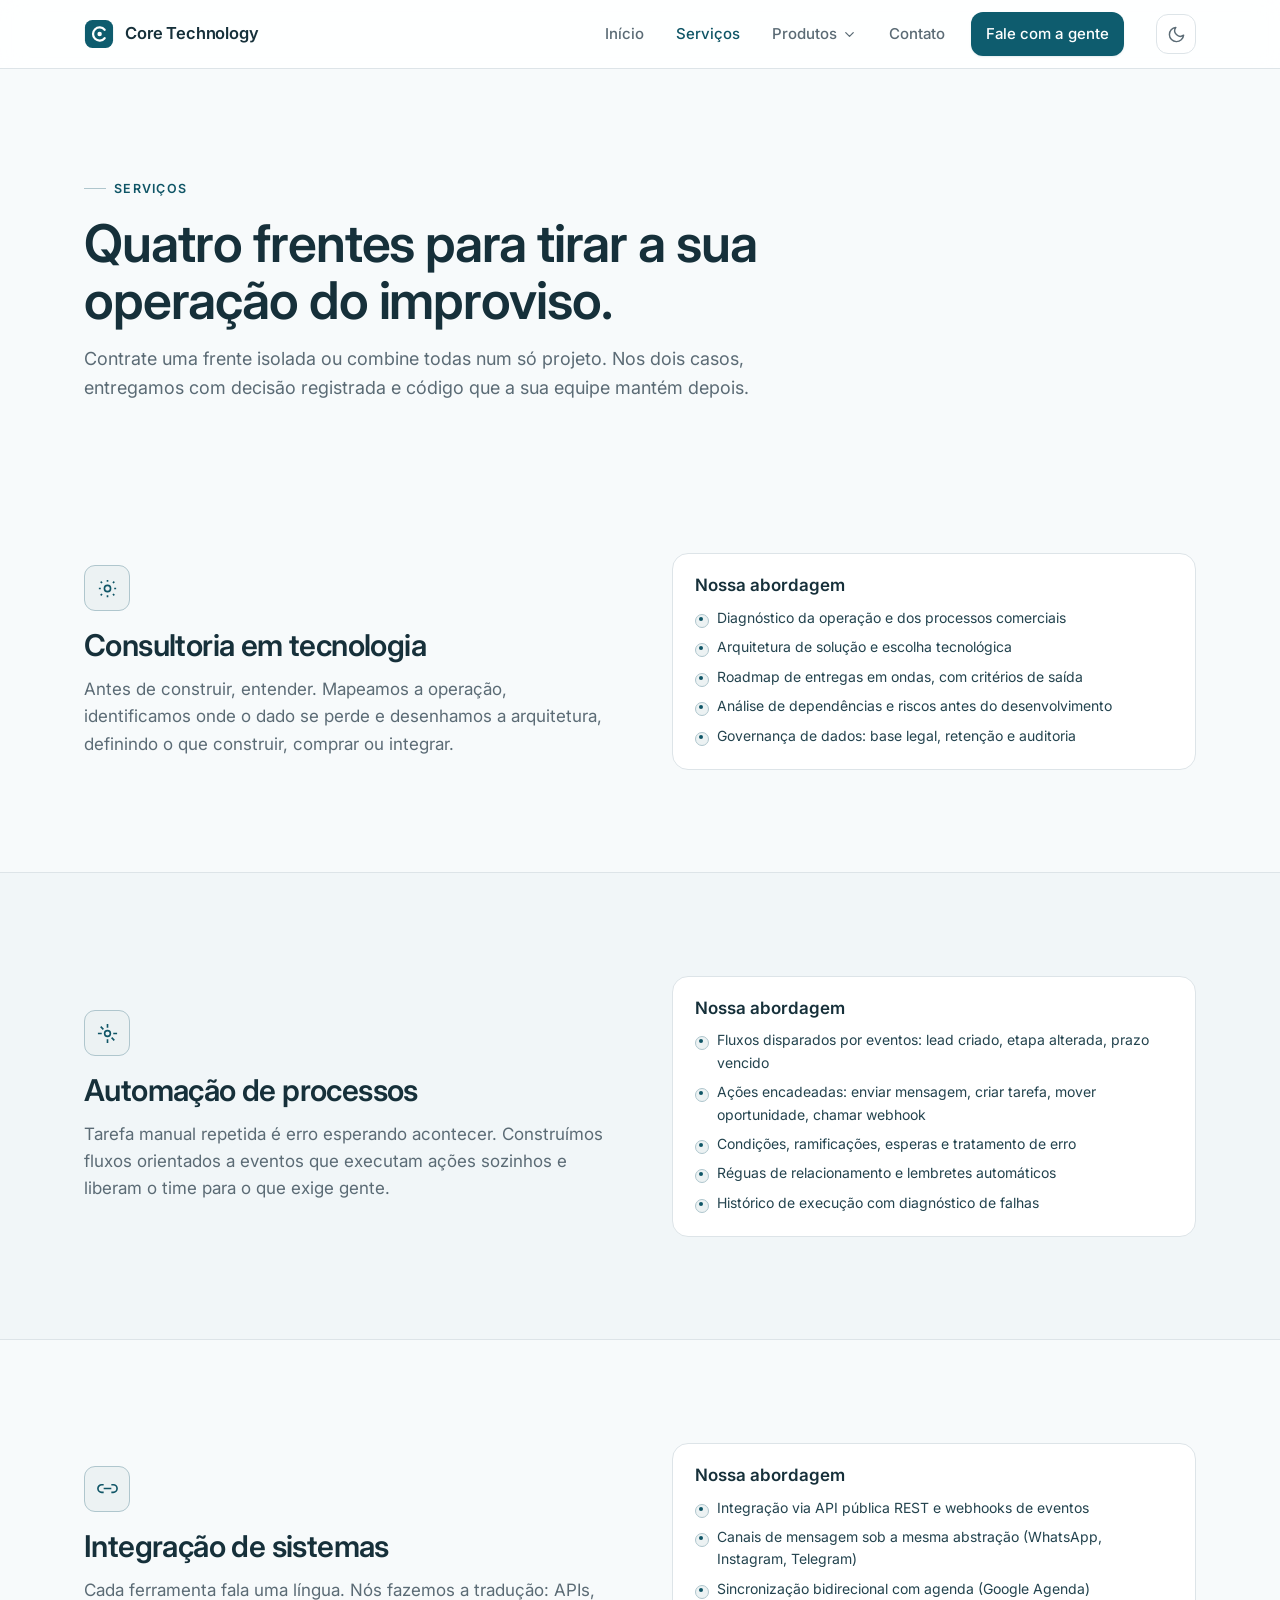
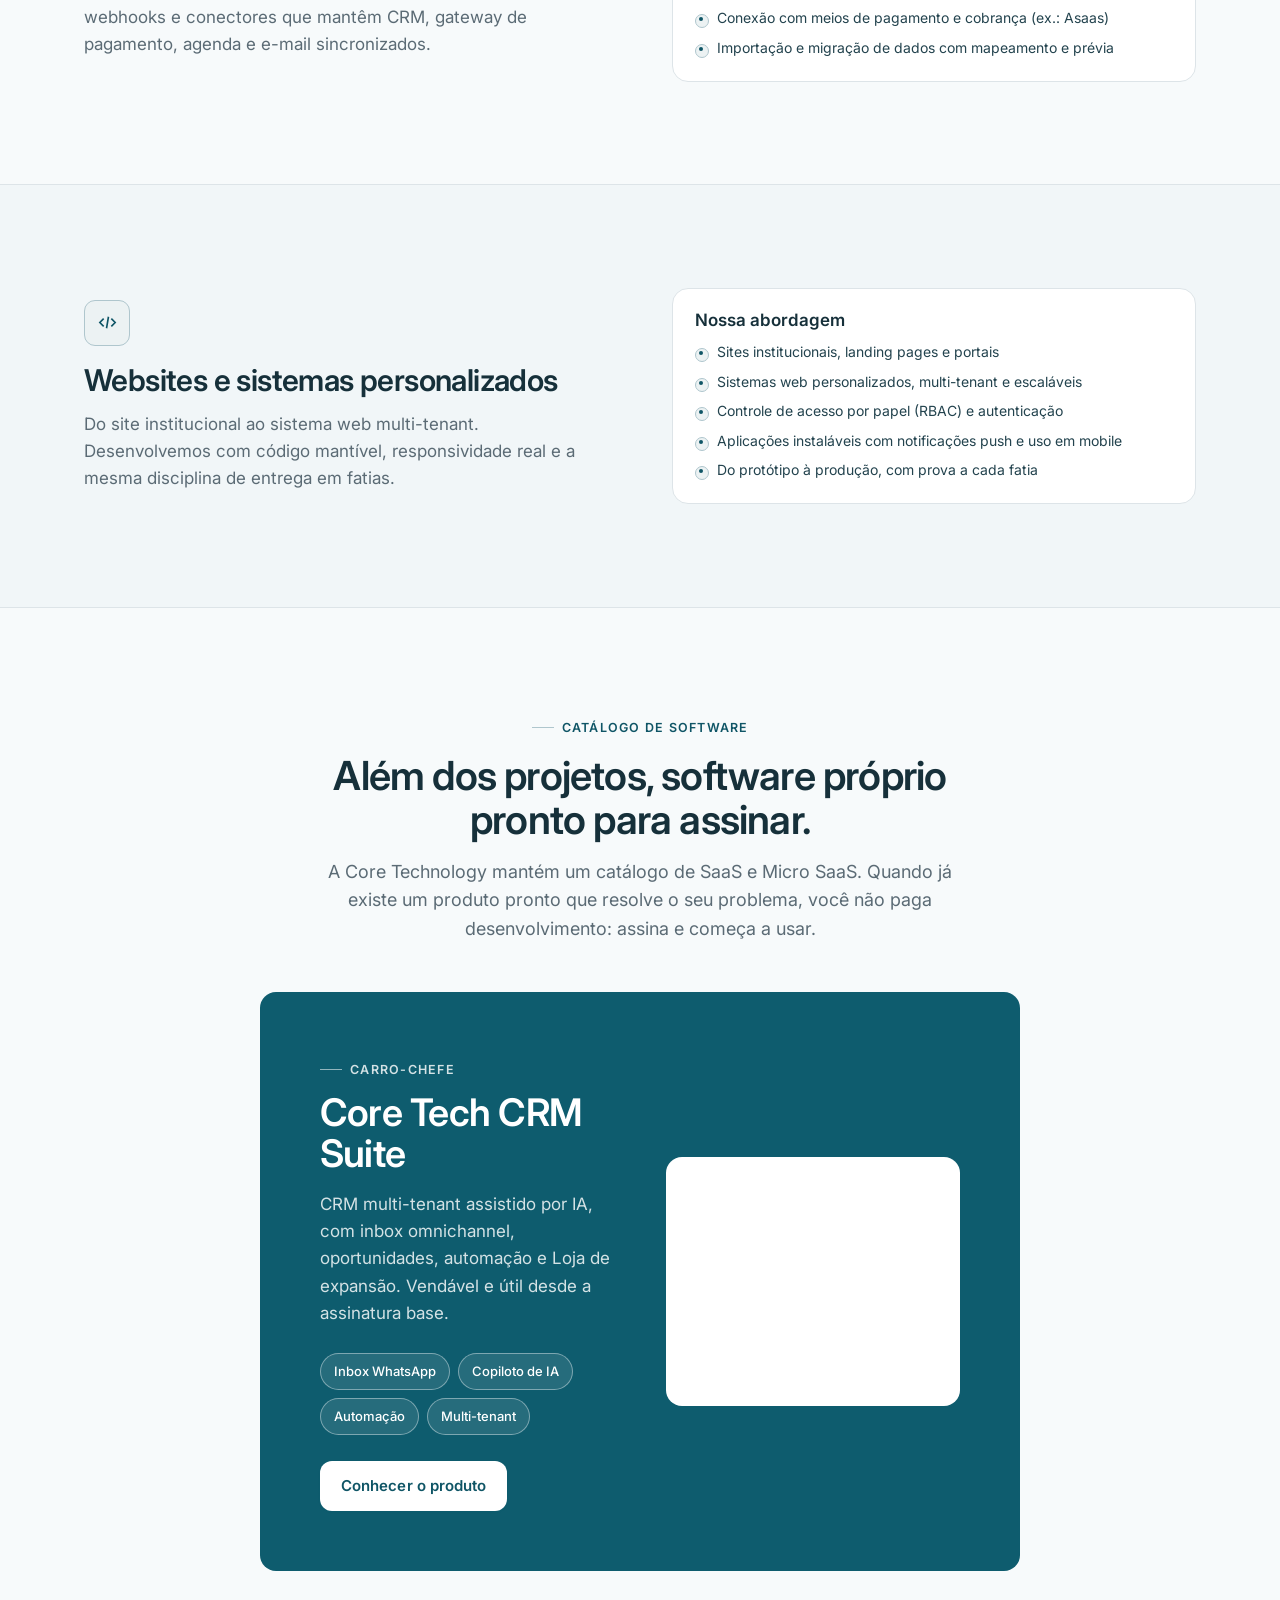
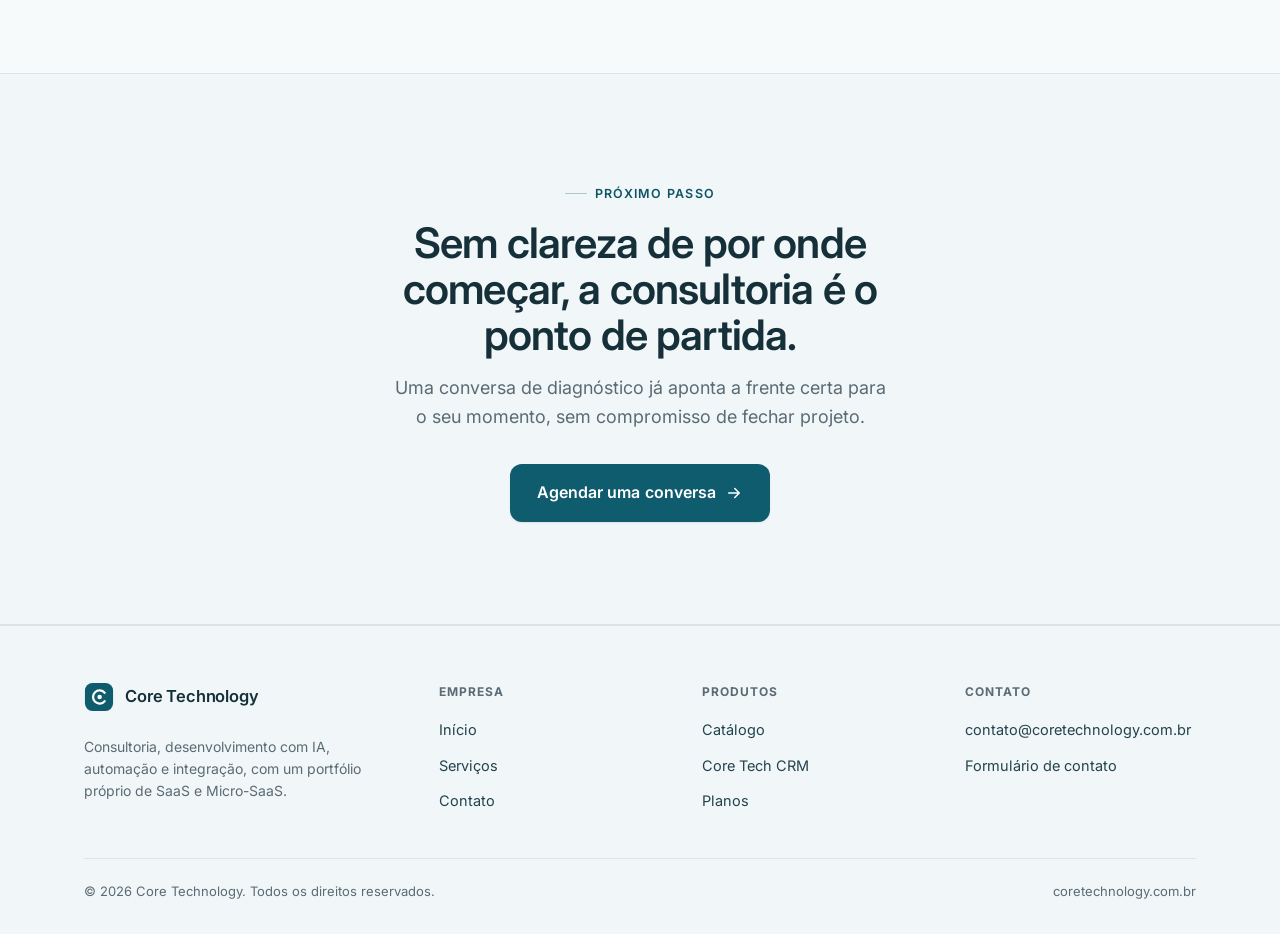
<file: servicos.html>
<!DOCTYPE html>
<html lang="pt-BR">
<head>
<meta charset="UTF-8">
<meta name="viewport" content="width=device-width, initial-scale=1">
<title>Serviços · Core Technology</title>
<meta name="description" content="Consultoria em tecnologia, automação de processos, integração de sistemas e desenvolvimento de websites e sistemas personalizados.">
<link rel="preconnect" href="https://fonts.googleapis.com">
<link rel="preconnect" href="https://fonts.gstatic.com" crossorigin>
<link href="https://fonts.googleapis.com/css2?family=Inter:wght@400;500;600;700&display=swap" rel="stylesheet">
<link rel="stylesheet" href="styles.css?v=3">
<script>(function(){try{var t=localStorage.getItem('theme');if(t==='dark'||(!t&&window.matchMedia&&matchMedia('(prefers-color-scheme: dark)').matches)){document.documentElement.classList.add('dark');}}catch(e){}})();</script>
</head>
<body>

<header class="nav" data-nav data-open="false" data-od-id="site-nav">
  <div class="wrap nav__inner">
    <a href="index.html" class="brand" aria-label="Core Technology, início">
      <svg class="brand__mark" viewBox="0 0 32 32" fill="none" aria-hidden="true">
        <rect x="1" y="1" width="30" height="30" rx="8" fill="var(--accent)"/>
        <path d="M22 11.5a7 7 0 1 0 0 9" stroke="#ffffff" stroke-width="2.4" stroke-linecap="round"/>
        <circle cx="16.64" cy="16" r="2.4" fill="#ffffff"/>
      </svg>
      <span><span class="brand__name">Core Technology</span></span>
    </a>
    <nav class="nav__links" aria-label="Principal">
      <a href="index.html">Início</a>
      <a href="servicos.html" aria-current="page">Serviços</a>
      <div class="nav__drop" data-drop>
        <a href="produtos.html" class="nav__drop-toggle" aria-haspopup="true" aria-expanded="false">Produtos
          <svg class="nav__caret" viewBox="0 0 24 24" fill="none" stroke="currentColor" stroke-width="2" stroke-linecap="round" stroke-linejoin="round" aria-hidden="true"><path d="m6 9 6 6 6-6"/></svg>
        </a>
        <div class="nav__menu">
          <a href="produto-crm.html" class="nav__menu-item">
            <span class="nav__menu-title">Core Tech CRM</span>
            <span class="nav__menu-desc">CRM omnichannel com IA para vender e atender</span>
          </a>
          <span class="nav__menu-soon">Mais produtos em breve</span>
        </div>
      </div>
      <a href="contato.html">Contato</a>
      <a href="contato.html" class="btn btn--primary nav__cta">Fale com a gente</a>
    </nav>
    <button class="theme-toggle" data-theme-toggle type="button" aria-label="Mudar para tema escuro"><svg class="theme-toggle__moon" viewBox="0 0 24 24" fill="none" stroke="currentColor" stroke-width="1.8" stroke-linecap="round" stroke-linejoin="round" aria-hidden="true"><path d="M21 12.8A9 9 0 1 1 11.2 3a7 7 0 0 0 9.8 9.8z"/></svg><svg class="theme-toggle__sun" viewBox="0 0 24 24" fill="none" stroke="currentColor" stroke-width="1.8" stroke-linecap="round" stroke-linejoin="round" aria-hidden="true"><circle cx="12" cy="12" r="4"/><path d="M12 2v2M12 20v2M4.9 4.9l1.4 1.4M17.7 17.7l1.4 1.4M2 12h2M20 12h2M4.9 19.1l1.4-1.4M17.7 6.3l1.4-1.4"/></svg></button>
    <button class="nav__burger" data-burger aria-label="Abrir menu" aria-expanded="false">
      <svg viewBox="0 0 24 24" fill="none" stroke="currentColor" stroke-width="2" stroke-linecap="round"><path d="M4 7h16M4 12h16M4 17h16"/></svg>
    </button>
  </div>
</header>

<main>
<!-- Cabeçalho da página -->
<section class="section" style="padding-bottom:0" data-od-id="servicos-hero">
  <div class="wrap">
    <div class="section__head reveal in" style="max-width:720px">
      <span class="eyebrow">Serviços</span>
      <h2 style="font-size:clamp(32px,5vw,52px)">Quatro frentes para tirar a sua operação do improviso.</h2>
      <p>Contrate uma frente isolada ou combine todas num só projeto. Nos dois casos, entregamos com decisão registrada e código que a sua equipe mantém depois.</p>
    </div>
  </div>
</section>

<!-- Consultoria -->
<section class="section" data-od-id="servico-consultoria">
  <div class="wrap split reveal">
    <div class="split__copy">
      <div class="card__icon"><svg viewBox="0 0 24 24" fill="none" stroke="currentColor" stroke-width="1.7"><path d="M12 3v2M12 19v2M5 12H3M21 12h-2M6.3 6.3 4.9 4.9M19.1 19.1l-1.4-1.4M17.7 6.3l1.4-1.4M4.9 19.1l1.4-1.4"/><circle cx="12" cy="12" r="3.2"/></svg></div>
      <h3 style="font-size:clamp(24px,3.2vw,30px);letter-spacing:-0.02em">Consultoria em tecnologia</h3>
      <p style="margin-top:14px;color:var(--fg-mute);font-size:17px">Antes de construir, entender. Mapeamos a operação, identificamos onde o dado se perde e desenhamos a arquitetura, definindo o que construir, comprar ou integrar.</p>
    </div>
    <div class="split__media">
      <div class="feat" data-od-id="consultoria-lista">
        <h3>Nossa abordagem</h3>
        <ul>
          <li>Diagnóstico da operação e dos processos comerciais</li>
          <li>Arquitetura de solução e escolha tecnológica</li>
          <li>Roadmap de entregas em ondas, com critérios de saída</li>
          <li>Análise de dependências e riscos antes do desenvolvimento</li>
          <li>Governança de dados: base legal, retenção e auditoria</li>
        </ul>
      </div>
    </div>
  </div>
</section>

<!-- Automação -->
<section class="section section--surface" data-od-id="servico-automacao">
  <div class="wrap split reveal">
    <div class="split__copy">
      <div class="card__icon"><svg viewBox="0 0 24 24" fill="none" stroke="currentColor" stroke-width="1.7"><path d="M12 2v4M12 18v4M4.9 4.9l2.8 2.8M16.3 16.3l2.8 2.8M2 12h4M18 12h4"/><circle cx="12" cy="12" r="3"/></svg></div>
      <h3 style="font-size:clamp(24px,3.2vw,30px);letter-spacing:-0.02em">Automação de processos</h3>
      <p style="margin-top:14px;color:var(--fg-mute);font-size:17px">Tarefa manual repetida é erro esperando acontecer. Construímos fluxos orientados a eventos que executam ações sozinhos e liberam o time para o que exige gente.</p>
    </div>
    <div class="split__media">
      <div class="feat" data-od-id="automacao-lista">
        <h3>Nossa abordagem</h3>
        <ul>
          <li>Fluxos disparados por eventos: lead criado, etapa alterada, prazo vencido</li>
          <li>Ações encadeadas: enviar mensagem, criar tarefa, mover oportunidade, chamar webhook</li>
          <li>Condições, ramificações, esperas e tratamento de erro</li>
          <li>Réguas de relacionamento e lembretes automáticos</li>
          <li>Histórico de execução com diagnóstico de falhas</li>
        </ul>
      </div>
    </div>
  </div>
</section>

<!-- Integração -->
<section class="section" data-od-id="servico-integracao">
  <div class="wrap split reveal">
    <div class="split__copy">
      <div class="card__icon"><svg viewBox="0 0 24 24" fill="none" stroke="currentColor" stroke-width="1.7"><path d="M8 7H6a4 4 0 0 0 0 8h2M16 7h2a4 4 0 0 1 0 8h-2M8 11h8"/></svg></div>
      <h3 style="font-size:clamp(24px,3.2vw,30px);letter-spacing:-0.02em">Integração de sistemas</h3>
      <p style="margin-top:14px;color:var(--fg-mute);font-size:17px">Cada ferramenta fala uma língua. Nós fazemos a tradução: APIs, webhooks e conectores que mantêm CRM, gateway de pagamento, agenda e e-mail sincronizados.</p>
    </div>
    <div class="split__media">
      <div class="feat" data-od-id="integracao-lista">
        <h3>Nossa abordagem</h3>
        <ul>
          <li>Integração via API pública REST e webhooks de eventos</li>
          <li>Canais de mensagem sob a mesma abstração (WhatsApp, Instagram, Telegram)</li>
          <li>Sincronização bidirecional com agenda (Google Agenda)</li>
          <li>Conexão com meios de pagamento e cobrança (ex.: Asaas)</li>
          <li>Importação e migração de dados com mapeamento e prévia</li>
        </ul>
      </div>
    </div>
  </div>
</section>

<!-- Desenvolvimento -->
<section class="section section--surface" data-od-id="servico-desenvolvimento">
  <div class="wrap split reveal">
    <div class="split__copy">
      <div class="card__icon"><svg viewBox="0 0 24 24" fill="none" stroke="currentColor" stroke-width="1.7"><path d="m8 8-4 4 4 4M16 8l4 4-4 4M13 6l-2 12"/></svg></div>
      <h3 style="font-size:clamp(24px,3.2vw,30px);letter-spacing:-0.02em">Websites e sistemas personalizados</h3>
      <p style="margin-top:14px;color:var(--fg-mute);font-size:17px">Do site institucional ao sistema web multi-tenant. Desenvolvemos com código mantível, responsividade real e a mesma disciplina de entrega em fatias.</p>
    </div>
    <div class="split__media">
      <div class="feat" data-od-id="desenvolvimento-lista">
        <h3>Nossa abordagem</h3>
        <ul>
          <li>Sites institucionais, landing pages e portais</li>
          <li>Sistemas web personalizados, multi-tenant e escaláveis</li>
          <li>Controle de acesso por papel (RBAC) e autenticação</li>
          <li>Aplicações instaláveis com notificações push e uso em mobile</li>
          <li>Do protótipo à produção, com prova a cada fatia</li>
        </ul>
      </div>
    </div>
  </div>
</section>

<!-- Catálogo SaaS -->
<section class="section" data-od-id="servico-saas">
  <div class="wrap">
    <div class="section__head section__head--center reveal">
      <span class="eyebrow">Catálogo de software</span>
      <h2>Além dos projetos, software próprio pronto para assinar.</h2>
      <p>A Core Technology mantém um catálogo de SaaS e Micro SaaS. Quando já existe um produto pronto que resolve o seu problema, você não paga desenvolvimento: assina e começa a usar.</p>
    </div>
    <div class="reveal" style="max-width:760px;margin-inline:auto">
      <div class="spotlight" data-od-id="saas-spotlight">
        <div class="spotlight__inner">
          <div>
            <span class="eyebrow">Carro-chefe</span>
            <h2 style="margin-top:12px">Core Tech CRM Suite</h2>
            <p>CRM multi-tenant assistido por IA, com inbox omnichannel, oportunidades, automação e Loja de expansão. Vendável e útil desde a assinatura base.</p>
            <div class="spotlight__pills">
              <span>Inbox WhatsApp</span><span>Copiloto de IA</span><span>Automação</span><span>Multi-tenant</span>
            </div>
            <div class="hero__actions" style="margin-top:26px">
              <a href="produto-crm.html" class="btn btn--primary">Conhecer o produto</a>
            </div>
          </div>
          <div aria-hidden="true">
            <div class="mock" style="box-shadow:none;border-color:color-mix(in srgb,#ffffff 30%,transparent)">
              <div class="mock__bar" style="background:color-mix(in srgb,#ffffff 12%,transparent);border-color:color-mix(in srgb,#ffffff 24%,transparent)">
                <span class="mock__dots"><i style="background:color-mix(in srgb,#ffffff 45%,transparent)"></i><i style="background:color-mix(in srgb,#ffffff 45%,transparent)"></i><i style="background:color-mix(in srgb,#ffffff 45%,transparent)"></i></span>
                <span class="mock__addr" style="color:#ffffff;background:color-mix(in srgb,#ffffff 12%,transparent);border-color:color-mix(in srgb,#ffffff 24%,transparent)">Dashboard · funil</span>
              </div>
              <div style="padding:18px;color:#ffffff">
                <div style="font-size:12px;letter-spacing:0.06em;text-transform:uppercase;opacity:0.75;font-weight:600">Receita prevista</div>
                <div style="font-size:26px;font-weight:600;margin-top:6px;letter-spacing:-0.01em">R$ 47.300</div>
                <div style="display:flex;gap:6px;align-items:flex-end;height:74px;margin-top:16px">
                  <span style="flex:1;height:38%;background:color-mix(in srgb,#ffffff 40%,transparent);border-radius:4px 4px 0 0"></span>
                  <span style="flex:1;height:56%;background:color-mix(in srgb,#ffffff 55%,transparent);border-radius:4px 4px 0 0"></span>
                  <span style="flex:1;height:44%;background:color-mix(in srgb,#ffffff 40%,transparent);border-radius:4px 4px 0 0"></span>
                  <span style="flex:1;height:72%;background:color-mix(in srgb,#ffffff 70%,transparent);border-radius:4px 4px 0 0"></span>
                  <span style="flex:1;height:88%;background:#ffffff;border-radius:4px 4px 0 0"></span>
                  <span style="flex:1;height:64%;background:color-mix(in srgb,#ffffff 55%,transparent);border-radius:4px 4px 0 0"></span>
                </div>
              </div>
            </div>
          </div>
        </div>
      </div>
    </div>
  </div>
</section>

<!-- CTA -->
<section class="section section--surface" data-od-id="servicos-cta">
  <div class="wrap cta-band reveal">
    <span class="eyebrow" style="justify-content:center">Próximo passo</span>
    <h2 style="margin-top:16px">Sem clareza de por onde começar, a consultoria é o ponto de partida.</h2>
    <p>Uma conversa de diagnóstico já aponta a frente certa para o seu momento, sem compromisso de fechar projeto.</p>
    <div class="hero__actions">
      <a href="contato.html" class="btn btn--primary btn--lg">Agendar uma conversa
        <svg viewBox="0 0 24 24" fill="none" stroke="currentColor" stroke-width="2" stroke-linecap="round" stroke-linejoin="round"><path d="M5 12h14M13 6l6 6-6 6"/></svg>
      </a>
    </div>
  </div>
</section>
</main>

<footer class="footer" data-od-id="site-footer">
  <div class="wrap">
    <div class="footer__grid">
      <div class="footer__brand">
        <a href="index.html" class="brand" aria-label="Core Technology">
          <svg class="brand__mark" viewBox="0 0 32 32" fill="none" aria-hidden="true">
            <rect x="1" y="1" width="30" height="30" rx="8" fill="var(--accent)"/>
            <path d="M22 11.5a7 7 0 1 0 0 9" stroke="#ffffff" stroke-width="2.4" stroke-linecap="round"/>
            <circle cx="16.64" cy="16" r="2.4" fill="#ffffff"/>
          </svg>
          <span><span class="brand__name">Core Technology</span></span>
        </a>
        <p>Consultoria, desenvolvimento com IA, automação e integração, com um portfólio próprio de SaaS e Micro-SaaS.</p>
      </div>
      <div>
        <h5>Empresa</h5>
        <ul>
          <li><a href="index.html">Início</a></li>
          <li><a href="servicos.html">Serviços</a></li>
          <li><a href="contato.html">Contato</a></li>
        </ul>
      </div>
      <div>
        <h5>Produtos</h5>
        <ul>
          <li><a href="produtos.html">Catálogo</a></li>
          <li><a href="produto-crm.html">Core Tech CRM</a></li>
          <li><a href="produto-crm.html#planos">Planos</a></li>
        </ul>
      </div>
      <div>
        <h5>Contato</h5>
        <ul>
          <li><a href="mailto:contato@coretechnology.com.br">contato@coretechnology.com.br</a></li>
          <li><a href="contato.html">Formulário de contato</a></li>
        </ul>
      </div>
    </div>
    <div class="footer__bar">
      <span>© <span data-year>2026</span> Core Technology. Todos os direitos reservados.</span>
      <span>coretechnology.com.br</span>
    </div>
  </div>
</footer>

<script src="site.js?v=3"></script>
</body>
</html>
</file>
<file: styles.css>
/* Core Technology — sistema visual compartilhado
   Design System: Core Technology - Design System (superfície pública, modo claro).
   Petróleo = identidade/ação; texto em ardósia neutra; densidade respirada. */

:root {
  color-scheme: light;
  /* superfícies */
  --page: #f7fafb;        /* fundo de página (DS bg) */
  --bg: #ffffff;          /* superfície branca: cards, nav, form, mock (DS surface) */
  --surface: #f1f6f8;     /* fill sutil: bandas, hovers, chips (DS surface-2) */
  --border: #dde4e8;
  --border-strong: #c3d0d6;

  /* texto (DS text-strong / text / text-weak) */
  --fg: #16303a;          /* títulos */
  --fg-soft: #23434e;     /* corpo */
  --fg-mute: #5b6b75;     /* secundário */
  --muted: #5b6b75;       /* placeholder / ícone inativo */

  /* identidade */
  --accent: #0e5c6e;
  --accent-strong: #0a4552;

  /* cores funcionais (DS) — sempre com ícone/texto, nunca só cor */
  --success: #0e9f6e; --success-soft: #e3f5ec; --success-ink: #07603f;
  --warning: #b45309; --warning-soft: #fbf0e3; --warning-ink: #8a4008;
  --error: #b3453b; --error-soft: #f7eae9; --error-ink: #8c332b;

  /* derivados — só mistura dos tokens acima */
  --accent-ink: color-mix(in srgb, var(--accent) 85%, var(--fg));
  --accent-wash: color-mix(in srgb, var(--accent) 8%, var(--bg));
  --accent-line: color-mix(in srgb, var(--accent) 22%, var(--border));
  --surface-2: color-mix(in srgb, var(--surface) 60%, var(--bg));
  --shadow-sm: 0 1px 2px color-mix(in srgb, var(--accent) 10%, transparent);
  --shadow-md: 0 12px 32px -14px color-mix(in srgb, var(--accent) 30%, transparent);
  --shadow-lg: 0 30px 60px -28px color-mix(in srgb, var(--accent) 34%, transparent);

  --font: "Inter", system-ui, -apple-system, "Segoe UI", "Helvetica Neue", Arial, sans-serif;
  --radius: 12px;
  --radius-lg: 16px;
  --maxw: 1160px;
  --ease: cubic-bezier(0.22, 0.61, 0.36, 1);
}

/* Tema escuro (DS) — mesma família, variantes mais claras e dessaturadas.
   Só troca a paleta-base; os derivados (accent-ink/wash/line, surface-2)
   recalculam sozinhos porque usam color-mix dos tokens acima. */
.dark {
  color-scheme: dark;
  --page: #0c1619;
  --bg: #122227;
  --surface: #182c33;
  --border: #263b43;
  --border-strong: #35505a;
  --fg: #e8f0f2;
  --fg-soft: #d2dfe3;
  --fg-mute: #8ea3ac;
  --muted: #8ea3ac;
  --accent: #4fb6cc;
  --accent-strong: #6fc9dc;
  --success: #34c08d; --success-soft: #10312a; --success-ink: #6fd9b0;
  --warning: #e0a458; --warning-soft: #332610; --warning-ink: #f0c489;
  --error: #e0736a; --error-soft: #331c1a; --error-ink: #f0a29a;
  /* no escuro a sombra é preta, não tingida de primária */
  --shadow-sm: 0 1px 2px rgba(0, 0, 0, 0.4);
  --shadow-md: 0 14px 34px -14px rgba(0, 0, 0, 0.6);
  --shadow-lg: 0 30px 60px -28px rgba(0, 0, 0, 0.66);
}

* { box-sizing: border-box; }

html { scroll-behavior: smooth; -webkit-text-size-adjust: 100%; overflow-x: hidden; }

body {
  margin: 0;
  width: 100%;
  max-width: 100%;
  overflow-x: clip; /* trava rolagem horizontal sem virar contêiner de rolagem (preserva o header sticky) */
  font-family: var(--font);
  font-size: 16px;
  line-height: 1.6;
  color: var(--fg-soft);
  background: var(--page);
  -webkit-font-smoothing: antialiased;
  text-rendering: optimizeLegibility;
}

img { max-width: 100%; display: block; }
a { color: inherit; text-decoration: none; }

h1, h2, h3, h4 { color: var(--fg); font-weight: 600; line-height: 1.1; margin: 0; }
p { margin: 0; }

::selection { background: color-mix(in srgb, var(--accent) 22%, var(--bg)); color: var(--fg); }

.wrap { width: 100%; max-width: var(--maxw); margin-inline: auto; padding-inline: 24px; }

/* Salvaguardas contra overflow horizontal — itens de grid/flex precisam poder encolher */
main { overflow-x: clip; }
svg, img, video { max-width: 100%; }
.hero__grid > *, .split > *, .spotlight__inner > *, .contact-grid > * { min-width: 0; }
.hero__copy, .hero__visual, .split__copy, .split__media, .section__head { min-width: 0; max-width: 100%; }
.mock, .mock__main, .mock__bar, .mock__body, .thread, .thread__body,
.kanban, .kanban__col, .plan, .tile, .card, .feat { min-width: 0; }
.mock { max-width: 100%; }
.mock__addr { min-width: 0; overflow: hidden; text-overflow: ellipsis; white-space: nowrap; }
.hero h1, .section__head h2, .cta-band h2, .quote p, .card h3, .feat h3, .tile__k,
.hero__lede, .card p, .feat li, .plan li, .tile p, p { overflow-wrap: break-word; }

.eyebrow {
  display: inline-flex; align-items: center; flex-wrap: wrap; gap: 8px;
  max-width: 100%; font-size: 12.5px; font-weight: 600; letter-spacing: 0.1em; text-transform: uppercase;
  color: var(--accent-ink); overflow-wrap: break-word;
}
.eyebrow::before {
  content: ""; width: 22px; height: 1px; flex: none; background: var(--accent-line);
}

/* ---------- Navegação ---------- */
.nav {
  position: sticky; top: 0; z-index: 50;
  background: color-mix(in srgb, var(--bg) 86%, transparent);
  backdrop-filter: saturate(1.4) blur(12px);
  border-bottom: 1px solid var(--border);
}
.nav__inner { display: flex; align-items: center; gap: 24px; height: 68px; }
.brand { display: inline-flex; align-items: center; gap: 11px; font-weight: 600; color: var(--fg); letter-spacing: -0.01em; }
.brand__mark { width: 30px; height: 30px; flex: none; }
.brand small { display: block; font-size: 11px; font-weight: 500; letter-spacing: 0.14em; text-transform: uppercase; color: var(--fg-mute); margin-top: 1px; }
.brand__name { font-size: 16.5px; line-height: 1.05; }

.nav__links { display: flex; align-items: center; gap: 4px; margin-left: auto; }
.nav__links a {
  padding: 9px 14px; border-radius: var(--radius); font-size: 15px; font-weight: 500;
  color: var(--fg-mute); transition: color 0.18s var(--ease), background 0.18s var(--ease);
}
.nav__links a:hover { color: var(--fg); background: var(--surface); }
.nav__links a[aria-current="page"] { color: var(--accent-ink); }
.nav__cta { margin-left: 8px; }
/* CTA do header: garante texto sobre a primária (vence .nav__links a) */
.nav__links a.btn--primary, .nav__links a.btn--primary:hover { color: var(--bg); background: var(--accent); }
.nav__links a.btn--primary:hover { background: var(--accent-ink); }
.nav__burger { display: none; }

/* ---------- Seletor de tema (claro/escuro) ---------- */
.theme-toggle {
  display: inline-grid; place-items: center; width: 40px; height: 40px; flex: none;
  margin-left: 8px; border: 1px solid var(--border); border-radius: var(--radius);
  background: var(--bg); color: var(--fg-mute); cursor: pointer;
  transition: color 0.18s var(--ease), border-color 0.18s var(--ease), background 0.18s var(--ease);
}
.theme-toggle:hover { color: var(--fg); border-color: var(--accent-line); background: var(--surface); }
.theme-toggle svg { width: 19px; height: 19px; }
.theme-toggle__sun { display: none; }
.dark .theme-toggle__sun { display: block; }
.dark .theme-toggle__moon { display: none; }

/* ---------- Botões ---------- */
.btn {
  display: inline-flex; align-items: center; justify-content: center; gap: 9px;
  font-family: inherit; font-size: 15px; font-weight: 600; letter-spacing: 0.005em;
  padding: 12px 20px; border-radius: var(--radius); border: 1px solid transparent;
  cursor: pointer; transition: transform 0.15s var(--ease), box-shadow 0.2s var(--ease), background 0.2s var(--ease), border-color 0.2s var(--ease);
  max-width: 100%; text-align: center; white-space: normal; overflow-wrap: break-word;
}
.btn svg { width: 18px; height: 18px; flex: none; }
.btn--primary { background: var(--accent); color: var(--bg); box-shadow: var(--shadow-sm); }
.btn--primary:hover { background: var(--accent-ink); box-shadow: var(--shadow-md); transform: translateY(-1px); }
.btn--primary:active { transform: translateY(0); }
.btn--ghost { background: var(--bg); color: var(--fg); border-color: var(--border); }
.btn--ghost:hover { border-color: var(--accent-line); background: var(--surface); transform: translateY(-1px); }
.btn--lg { padding: 15px 26px; font-size: 16px; }

/* ---------- Seções ---------- */
.section { padding-block: clamp(56px, 8vw, 104px); }
.section--surface { background: var(--surface); border-block: 1px solid var(--border); }
.section__head { max-width: 640px; margin-bottom: 48px; }
.section__head--center { margin-inline: auto; text-align: center; }
.section__head h2 {
  font-size: clamp(28px, 4vw, 40px); letter-spacing: -0.02em; margin-top: 16px;
}
.section__head p { margin-top: 16px; font-size: 18px; color: var(--fg-mute); }

/* ---------- Hero ---------- */
.hero { position: relative; overflow: hidden; padding-top: clamp(56px, 7vw, 92px); padding-bottom: clamp(48px, 6vw, 80px); }
.hero__grid { display: grid; grid-template-columns: 1.02fr 0.98fr; gap: clamp(32px, 5vw, 64px); align-items: center; }
.hero h1 { font-size: clamp(34px, 5.2vw, 60px); letter-spacing: -0.03em; margin-top: 20px; }
.hero h1 em { font-style: normal; color: var(--accent-ink); }
.hero__lede { margin-top: 22px; font-size: clamp(17px, 2vw, 20px); color: var(--fg-mute); max-width: 33ch; }
.hero__actions { margin-top: 32px; display: flex; flex-wrap: wrap; gap: 12px; }
.hero__meta { margin-top: 28px; display: flex; flex-wrap: wrap; gap: 10px 22px; font-size: 13.5px; color: var(--fg-mute); }
.hero__meta span { display: inline-flex; align-items: center; gap: 7px; }
.hero__meta svg { width: 16px; height: 16px; color: var(--accent-ink); }
.hero__glow {
  position: absolute; inset: auto -10% -40% 40%; height: 520px;
  background: radial-gradient(closest-side, color-mix(in srgb, var(--accent) 16%, transparent), transparent);
  pointer-events: none; z-index: -1;
}

/* ---------- Mockup do produto (chrome de app) ---------- */
.mock {
  border: 1px solid var(--border); border-radius: var(--radius-lg); overflow: hidden;
  background: var(--bg); box-shadow: var(--shadow-lg);
}
.mock__bar { display: flex; align-items: center; gap: 8px; padding: 12px 16px; border-bottom: 1px solid var(--border); background: var(--surface); }
.mock__dots { display: flex; gap: 6px; }
.mock__dots i { width: 10px; height: 10px; border-radius: 50%; background: var(--border); display: block; }
.mock__addr { margin-left: 8px; font-size: 12px; color: var(--fg-mute); background: var(--bg); border: 1px solid var(--border); border-radius: 6px; padding: 4px 10px; letter-spacing: 0.01em; }
.mock__body { display: grid; grid-template-columns: 168px 1fr; min-height: 360px; }
.mock__side { border-right: 1px solid var(--border); padding: 14px 12px; background: var(--surface-2); }
.mock__side .lbl { font-size: 10.5px; letter-spacing: 0.1em; text-transform: uppercase; color: var(--fg-mute); font-weight: 600; margin: 6px 8px 10px; }
.mock__navitem { display: flex; align-items: center; gap: 9px; padding: 8px 9px; border-radius: 7px; font-size: 13px; color: var(--fg-soft); font-weight: 500; }
.mock__navitem svg { width: 16px; height: 16px; color: var(--fg-mute); }
.mock__navitem.is-active { background: var(--accent-wash); color: var(--accent-ink); }
.mock__navitem.is-active svg { color: var(--accent-ink); }
.mock__main { padding: 16px; display: flex; flex-direction: column; gap: 12px; }
.mock__row { display: flex; align-items: center; justify-content: space-between; gap: 12px; }
.mock__title { font-size: 15px; font-weight: 600; color: var(--fg); }
.mock__credits { display: inline-flex; align-items: center; gap: 7px; font-size: 12px; font-weight: 600; color: var(--accent-ink); background: var(--accent-wash); border: 1px solid var(--accent-line); border-radius: 999px; padding: 5px 11px; }
.mock__credits b { font-weight: 700; }

.thread { display: flex; gap: 11px; padding: 11px; border: 1px solid var(--border); border-radius: 10px; background: var(--bg); }
.thread.is-active { border-color: var(--accent-line); background: var(--accent-wash); }
.avatar { width: 34px; height: 34px; flex: none; border-radius: 50%; background: var(--surface); border: 1px solid var(--border); display: grid; place-items: center; font-size: 12px; font-weight: 700; color: var(--accent-ink); }
.thread__body { flex: 1; min-width: 0; }
.thread__top { display: flex; align-items: center; justify-content: space-between; gap: 8px; }
.thread__name { font-size: 13.5px; font-weight: 600; color: var(--fg); }
.thread__time { font-size: 11px; color: var(--fg-mute); flex: none; }
.thread__msg { font-size: 12.5px; color: var(--fg-mute); overflow: hidden; text-overflow: ellipsis; white-space: nowrap; margin-top: 2px; }
.chip { display: inline-flex; align-items: center; gap: 5px; font-size: 10.5px; font-weight: 600; letter-spacing: 0.02em; padding: 3px 8px; border-radius: 999px; border: 1px solid var(--border); color: var(--fg-mute); background: var(--surface); margin-top: 7px; }
.chip--wa { color: var(--accent-ink); border-color: var(--accent-line); background: var(--accent-wash); }
.chip svg { width: 12px; height: 12px; }

/* ---------- Grid de frentes / features ---------- */
.grid { display: grid; gap: 20px; }
.grid--3 { grid-template-columns: repeat(3, 1fr); }
.grid--4 { grid-template-columns: repeat(4, 1fr); }
.grid--2 { grid-template-columns: repeat(2, 1fr); }

.card {
  background: var(--bg); border: 1px solid var(--border); border-radius: var(--radius-lg);
  padding: 26px; transition: transform 0.2s var(--ease), box-shadow 0.2s var(--ease), border-color 0.2s var(--ease);
}
.card:hover { transform: translateY(-3px); box-shadow: var(--shadow-md); border-color: var(--accent-line); }
.card__icon {
  width: 46px; height: 46px; border-radius: 11px; display: grid; place-items: center;
  background: var(--accent-wash); color: var(--accent-ink); border: 1px solid var(--accent-line); margin-bottom: 18px;
}
.card__icon svg { width: 23px; height: 23px; }
.card h3 { font-size: 19px; letter-spacing: -0.01em; }
.card p { margin-top: 10px; font-size: 15px; color: var(--fg-mute); line-height: 1.55; }
.card__tag { display: block; font-size: 12px; font-weight: 600; letter-spacing: 0.02em; color: var(--accent-ink); margin-bottom: 6px; }

.feat { border: 1px solid var(--border); border-radius: var(--radius-lg); padding: 22px; background: var(--bg); }
.feat__head { display: flex; align-items: center; gap: 12px; }
.feat__ico { width: 40px; height: 40px; flex: none; border-radius: 10px; display: grid; place-items: center; background: var(--surface); border: 1px solid var(--border); color: var(--accent-ink); }
.feat__ico svg { width: 21px; height: 21px; }
.feat h3 { font-size: 17px; }
.feat p { margin-top: 12px; font-size: 14.5px; color: var(--fg-mute); }
.feat ul { margin: 12px 0 0; padding: 0; list-style: none; display: grid; gap: 7px; }
.feat li { position: relative; padding-left: 22px; font-size: 14px; color: var(--fg-soft); }
.feat li::before {
  content: ""; position: absolute; left: 0; top: 7px; width: 12px; height: 12px;
  border-radius: 50%; background: var(--accent-wash); border: 1px solid var(--accent-line);
}
.feat li::after {
  content: ""; position: absolute; left: 4px; top: 10px; width: 4px; height: 4px; border-radius: 50%; background: var(--accent-ink);
}

/* ---------- Split (texto + visual) ---------- */
.split { display: grid; grid-template-columns: 1fr 1fr; gap: clamp(32px, 5vw, 72px); align-items: center; }
.split--rev .split__media { order: -1; }
.split__list { margin: 26px 0 0; padding: 0; list-style: none; display: grid; gap: 18px; }
.split__list li { display: flex; gap: 14px; }
.split__list .n { flex: none; width: 30px; height: 30px; border-radius: 8px; display: grid; place-items: center; font-size: 13px; font-weight: 700; color: var(--accent-ink); background: var(--accent-wash); border: 1px solid var(--accent-line); }
.split__list h4 { font-size: 16px; }
.split__list p { margin-top: 4px; font-size: 14.5px; color: var(--fg-mute); }

/* ---------- Kanban mini ---------- */
.kanban { display: grid; grid-template-columns: repeat(3, 1fr); gap: 10px; }
.kanban__col { background: var(--surface-2); border: 1px solid var(--border); border-radius: 10px; padding: 10px; }
.kanban__h { font-size: 11px; font-weight: 700; letter-spacing: 0.06em; text-transform: uppercase; color: var(--fg-mute); margin: 2px 2px 10px; display: flex; justify-content: space-between; font-variant-numeric: tabular-nums; }
.kanban__card { background: var(--bg); border: 1px solid var(--border); border-radius: 8px; padding: 10px; margin-bottom: 8px; box-shadow: var(--shadow-sm); transition: box-shadow 0.2s var(--ease), border-color 0.2s var(--ease); }
.kanban__card:last-child { margin-bottom: 0; }
.kanban__card .t { font-size: 12.5px; font-weight: 600; color: var(--fg); }
.kanban__card .v { font-size: 12px; color: var(--accent-ink); font-weight: 600; margin-top: 4px; font-variant-numeric: tabular-nums; }
.kanban__card .m { font-size: 11px; color: var(--fg-mute); margin-top: 5px; }
/* estado "negócio fechado" — cor funcional de sucesso (DS) */
.kanban__card--won { background: var(--success-soft); border-color: color-mix(in srgb, var(--success) 42%, var(--border)); }
.kanban__card--won .v { color: var(--success-ink); }
.kanban__card--won .m { color: color-mix(in srgb, var(--success-ink) 80%, var(--success-soft)); }
/* cartão "em arraste" durante a animação demonstrativa */
.kanban__card--drag { box-shadow: var(--shadow-lg); position: relative; z-index: 5; }

/* cursor simulado que arrasta os cartões (só na home) */
.kbd-cursor { position: absolute; top: 0; left: 0; width: 30px; height: 30px; z-index: 40; pointer-events: none; opacity: 0; will-change: transform; }
.kbd-cursor.is-on { opacity: 1; }
.kbd-cursor svg { position: absolute; top: 0; left: 0; overflow: visible; filter: drop-shadow(0 2px 3px color-mix(in srgb, var(--fg) 34%, transparent)); transition: opacity 0.12s var(--ease); }
.kbd-cursor__arrow { transform: translate(-2px, -2px); }
.kbd-cursor__hand { transform: translate(-14px, -14px); opacity: 0; }
.kbd-cursor.is-grab .kbd-cursor__arrow { opacity: 0; }
.kbd-cursor.is-grab .kbd-cursor__hand { opacity: 1; }

/* ---------- Faixa de destaque ---------- */
.spotlight { background: var(--accent); color: var(--bg); border-radius: var(--radius-lg); overflow: hidden; }
.spotlight * { color: inherit; }
.spotlight__inner { display: grid; grid-template-columns: 1fr 1fr; gap: clamp(28px, 4vw, 56px); align-items: center; padding: clamp(32px, 5vw, 60px); }
.spotlight .eyebrow { color: color-mix(in srgb, var(--bg) 82%, var(--accent)); }
.spotlight .eyebrow::before { background: color-mix(in srgb, var(--bg) 55%, transparent); }
.spotlight h2 { font-size: clamp(26px, 3.5vw, 38px); letter-spacing: -0.02em; }
.spotlight p { margin-top: 16px; color: color-mix(in srgb, var(--bg) 82%, var(--accent)); font-size: 17px; }
.spotlight .btn--primary { background: var(--bg); color: var(--accent-ink); }
.spotlight .btn--primary:hover { background: color-mix(in srgb, var(--bg) 90%, var(--accent)); }
.spotlight .btn--ghost { background: transparent; color: var(--bg); border-color: color-mix(in srgb, var(--bg) 45%, transparent); }
.spotlight .btn--ghost:hover { background: color-mix(in srgb, var(--bg) 12%, transparent); border-color: var(--bg); }
.spotlight__pills { margin-top: 26px; display: flex; flex-wrap: wrap; gap: 8px; }
.spotlight__pills span { font-size: 13px; font-weight: 500; padding: 7px 13px; border-radius: 999px; border: 1px solid color-mix(in srgb, var(--bg) 40%, transparent); background: color-mix(in srgb, var(--bg) 10%, transparent); }

/* ---------- Planos ---------- */
.plans { display: grid; grid-template-columns: repeat(3, 1fr); gap: 20px; align-items: start; }
.plan { border: 1px solid var(--border); border-radius: var(--radius-lg); padding: 28px; background: var(--bg); display: flex; flex-direction: column; }
.plan--feat { border-color: var(--accent); box-shadow: var(--shadow-md); position: relative; }
.plan__flag { position: absolute; top: -11px; left: 28px; font-size: 11px; font-weight: 700; letter-spacing: 0.08em; text-transform: uppercase; color: var(--bg); background: var(--accent); padding: 4px 11px; border-radius: 999px; }
.plan h3 { font-size: 20px; }
.plan__for { font-size: 13.5px; color: var(--fg-mute); margin-top: 6px; min-height: 40px; }
.plan__price { margin: 18px 0; padding-bottom: 18px; border-bottom: 1px solid var(--border); font-size: 14px; color: var(--fg-mute); }
.plan__price b { display: block; font-size: 24px; color: var(--fg); font-weight: 600; letter-spacing: -0.01em; }
.plan ul { list-style: none; margin: 0 0 24px; padding: 0; display: grid; gap: 11px; }
.plan li { display: flex; gap: 10px; font-size: 14px; color: var(--fg-soft); }
.plan li svg { width: 17px; height: 17px; flex: none; color: var(--accent-ink); margin-top: 2px; }
.plan li.off { color: var(--fg-mute); }
.plan li.off svg { color: var(--muted); }
.plan .btn { margin-top: auto; width: 100%; }

/* ---------- Catálogo add-ons ---------- */
.tiles { display: grid; grid-template-columns: repeat(3, 1fr); gap: 14px; }
.tile { border: 1px solid var(--border); border-radius: var(--radius); padding: 18px; background: var(--bg); transition: border-color 0.2s var(--ease), background 0.2s var(--ease); }
.tile:hover { border-color: var(--accent-line); background: var(--surface); }
.tile__k { display: inline-flex; align-items: center; gap: 8px; font-size: 15px; font-weight: 600; color: var(--fg); }
.tile__k svg { width: 18px; height: 18px; color: var(--accent-ink); }
.tile p { margin-top: 8px; font-size: 13.5px; color: var(--fg-mute); }
.tile__tag { display: block; font-size: 11px; font-weight: 700; letter-spacing: 0.06em; text-transform: uppercase; color: var(--fg-mute); }

/* ---------- Prova / princípios ---------- */
.quote { max-width: 780px; margin-inline: auto; text-align: center; }
.quote p { font-size: clamp(20px, 3vw, 28px); line-height: 1.3; color: var(--fg); letter-spacing: -0.01em; font-weight: 500; }
.quote cite { display: block; margin-top: 20px; font-style: normal; font-size: 14px; color: var(--fg-mute); }

/* ---------- CTA final ---------- */
.cta-band { text-align: center; }
.cta-band h2 { font-size: clamp(28px, 4vw, 42px); letter-spacing: -0.02em; max-width: 18ch; margin-inline: auto; }
.cta-band p { margin-top: 16px; font-size: 18px; color: var(--fg-mute); max-width: 46ch; margin-inline: auto; }
.cta-band .hero__actions { justify-content: center; }

/* ---------- Formulário ---------- */
.contact-grid { display: grid; grid-template-columns: 0.9fr 1.1fr; gap: clamp(32px, 5vw, 64px); align-items: start; }
.info-list { list-style: none; margin: 32px 0 0; padding: 0; display: grid; gap: 20px; }
.info-list li { display: flex; gap: 14px; }
.info-list .feat__ico { background: var(--accent-wash); border-color: var(--accent-line); }
.info-list h4 { font-size: 15px; }
.info-list p { font-size: 14.5px; color: var(--fg-mute); margin-top: 3px; }
.info-list a:hover { color: var(--accent-ink); }

.form { background: var(--bg); border: 1px solid var(--border); border-radius: var(--radius-lg); padding: clamp(24px, 3vw, 36px); box-shadow: var(--shadow-md); }
.field { margin-bottom: 18px; }
.field label { display: block; font-size: 13.5px; font-weight: 600; color: var(--fg); margin-bottom: 7px; letter-spacing: 0.005em; }
.field label .req { color: var(--accent-ink); }
.field input, .field select, .field textarea {
  width: 100%; font-family: inherit; font-size: 15px; color: var(--fg);
  padding: 12px 14px; border: 1px solid var(--border); border-radius: var(--radius); background: var(--surface-2);
  transition: border-color 0.18s var(--ease), box-shadow 0.18s var(--ease), background 0.18s var(--ease);
}
.field textarea { resize: vertical; min-height: 120px; }
.field input:focus, .field select:focus, .field textarea:focus {
  outline: none; border-color: var(--accent); background: var(--bg);
  box-shadow: 0 0 0 3px color-mix(in srgb, var(--accent) 16%, transparent);
}
.field input::placeholder, .field textarea::placeholder { color: var(--muted); }
.field__row { display: grid; grid-template-columns: 1fr 1fr; gap: 16px; }
.field__err { display: none; font-size: 12.5px; color: var(--error); margin-top: 6px; font-weight: 500; }
.field.invalid input, .field.invalid select, .field.invalid textarea { border-color: var(--error); }
.field.invalid .field__err { display: block; }
.form__note { font-size: 12.5px; color: var(--fg-mute); margin-top: 4px; }
.form__ok {
  display: none; align-items: center; gap: 10px; font-size: 14.5px; font-weight: 500; color: var(--success-ink);
  background: var(--success-soft); border: 1px solid color-mix(in srgb, var(--success) 30%, var(--border)); border-radius: var(--radius); padding: 14px 16px; margin-bottom: 18px;
}
.form__ok.show { display: flex; }
.form__ok svg { width: 20px; height: 20px; flex: none; }

/* ---------- Rodapé ---------- */
.footer { background: var(--surface); border-top: 1px solid var(--border); padding-block: 56px 32px; margin-top: 0; }
.footer__grid { display: grid; grid-template-columns: 1.4fr 1fr 1fr 1fr; gap: 32px; }
.footer__brand p { margin-top: 16px; font-size: 14px; color: var(--fg-mute); max-width: 34ch; }
.footer h5 { font-size: 12px; font-weight: 700; letter-spacing: 0.08em; text-transform: uppercase; color: var(--fg-mute); margin: 0 0 16px; }
.footer ul { list-style: none; margin: 0; padding: 0; display: grid; gap: 10px; }
.footer ul a { font-size: 14.5px; color: var(--fg-soft); }
.footer ul a:hover { color: var(--accent-ink); }
.footer__bar { margin-top: 44px; padding-top: 22px; border-top: 1px solid var(--border); display: flex; flex-wrap: wrap; gap: 12px; justify-content: space-between; font-size: 13px; color: var(--fg-mute); }

/* ---------- Utilidades / animação ---------- */
.reveal { opacity: 0; transform: translateY(16px); transition: opacity 0.6s var(--ease), transform 0.6s var(--ease); }
.reveal.in { opacity: 1; transform: none; }
@media (prefers-reduced-motion: reduce) { .reveal { opacity: 1; transform: none; transition: none; } html { scroll-behavior: auto; } }

/* ---------- Responsivo ---------- */
@media (max-width: 940px) {
  .grid--4 { grid-template-columns: repeat(2, 1fr); }
  .grid--3 { grid-template-columns: repeat(2, 1fr); }
  .plans, .tiles { grid-template-columns: 1fr; }
  .hero__grid, .split, .spotlight__inner, .contact-grid, .footer__grid { grid-template-columns: 1fr; }
  .split--rev .split__media { order: 0; }
  .footer__grid { gap: 28px 24px; }
  .footer__brand { grid-column: 1 / -1; }
  .tiles { grid-template-columns: repeat(2, 1fr); }
}
@media (max-width: 760px) {
  .nav__links { display: none; }
  .nav__burger {
    display: inline-grid; place-items: center; margin-left: auto; width: 42px; height: 42px;
    border: 1px solid var(--border); border-radius: var(--radius); background: var(--bg); color: var(--fg); cursor: pointer;
  }
  .nav__burger svg { width: 22px; height: 22px; }
  .theme-toggle { margin-left: auto; }
  .nav__burger { margin-left: 6px; }
  .nav[data-open="true"] .nav__links {
    display: flex; flex-direction: column; align-items: stretch; position: absolute; left: 0; right: 0; top: 68px;
    background: var(--bg); border-bottom: 1px solid var(--border); padding: 12px 16px 18px; gap: 4px; box-shadow: var(--shadow-md);
  }
  .nav[data-open="true"] .nav__cta { margin: 6px 0 0; }
  .mock__body { grid-template-columns: 1fr; }
  .mock__side { display: none; }
  .field__row { grid-template-columns: 1fr; }
  .footer__grid { grid-template-columns: 1fr 1fr; }
}
@media (max-width: 460px) {
  body { font-size: 16px; }
  .grid--4, .grid--3, .grid--2 { grid-template-columns: 1fr; }
  .tiles { grid-template-columns: 1fr; }
  .footer__grid { grid-template-columns: 1fr; }
  .hero__actions { flex-direction: column; align-items: stretch; }
  .hero__actions .btn { width: 100%; }
}

/* Kanban compacto no mobile — evita o texto dos cartões e cabeçalhos vazarem */
@media (max-width: 500px) {
  .kanban { gap: 6px; }
  .kanban__col { padding: 8px 5px; border-radius: 8px; }
  .kanban__h { font-size: 8.5px; letter-spacing: 0.01em; gap: 4px; margin: 2px 1px 8px; }
  .kanban__h span:first-child { overflow: hidden; text-overflow: ellipsis; white-space: nowrap; min-width: 0; }
  .kanban__h [data-count] { flex: none; }
  .kanban__card { padding: 7px 8px; border-radius: 7px; }
  .kanban__card .t { font-size: 11px; line-height: 1.25; overflow-wrap: anywhere; }
  .kanban__card .v { font-size: 10.5px; overflow-wrap: anywhere; }
  .kanban__card .m { font-size: 9.5px; overflow-wrap: anywhere; }
}

/* ---------- Menu Produtos (dropdown) ---------- */
.nav__drop { position: relative; display: flex; }
.nav__drop-toggle { display: inline-flex; align-items: center; gap: 5px; cursor: pointer; }
.nav__caret { width: 15px; height: 15px; transition: transform 0.2s var(--ease); }
.nav__drop:hover .nav__caret, .nav__drop:focus-within .nav__caret { transform: rotate(180deg); }
.nav__menu {
  position: absolute; top: calc(100% + 8px); left: 0; min-width: 268px;
  background: var(--bg); border: 1px solid var(--border); border-radius: var(--radius-lg);
  box-shadow: var(--shadow-md); padding: 8px; display: grid; gap: 2px; z-index: 60;
  opacity: 0; visibility: hidden; transform: translateY(-6px);
  transition: opacity 0.18s var(--ease), transform 0.18s var(--ease), visibility 0.18s var(--ease);
}
.nav__drop:hover .nav__menu, .nav__drop:focus-within .nav__menu { opacity: 1; visibility: visible; transform: none; }
.nav__menu .nav__menu-item { display: grid; gap: 3px; padding: 10px 12px; border-radius: var(--radius); background: transparent; }
.nav__menu .nav__menu-item:hover { background: var(--surface); }
.nav__menu-title { font-size: 14.5px; font-weight: 600; color: var(--fg); letter-spacing: -0.005em; }
.nav__menu-desc { font-size: 12.5px; color: var(--fg-mute); line-height: 1.4; }
.nav__menu-soon { padding: 10px 12px 6px; font-size: 12px; letter-spacing: 0.02em; color: var(--muted); border-top: 1px solid var(--border); margin-top: 4px; }

/* ---------- Hero: constelação de capacidades (animação A) ---------- */
.constellation { position: relative; width: 100%; max-width: 460px; aspect-ratio: 1 / 1; margin-inline: auto; }
.constellation__svg { position: absolute; inset: 0; width: 100%; height: 100%; overflow: visible; }
.cons-ring { fill: none; stroke: var(--accent-line); stroke-width: 1; stroke-dasharray: 3 9; transform-origin: 200px 200px; opacity: 0.75; animation: cons-spin 44s linear infinite; }
.cons-lines line { stroke: var(--border); stroke-width: 1.5; }
.cons-pulses line { stroke: var(--accent); stroke-width: 2.5; stroke-linecap: round; stroke-dasharray: 22 178; opacity: 0.85; animation: cons-flow 3.4s linear infinite; }
@keyframes cons-flow { from { stroke-dashoffset: 200; } to { stroke-dashoffset: 0; } }
@keyframes cons-spin { to { transform: rotate(360deg); } }
.cons-node {
  position: absolute; transform: translate(-50%, -50%); display: inline-flex; align-items: center; gap: 7px;
  padding: 8px 13px; background: var(--bg); border: 1px solid var(--border); border-radius: 999px;
  font-size: 13px; font-weight: 600; color: var(--fg); white-space: nowrap; box-shadow: var(--shadow-sm);
  animation: cons-breathe 4.6s ease-in-out infinite;
}
.cons-node svg { width: 15px; height: 15px; color: var(--accent-ink); }
.cons-node--center {
  padding: 13px 19px; font-size: 14.5px; color: var(--bg); background: var(--accent);
  border-color: var(--accent); box-shadow: var(--shadow-md); z-index: 2; animation: none;
}
.cons-node--center svg { color: var(--bg); }
@keyframes cons-breathe { 0%, 100% { transform: translate(-50%, -50%); } 50% { transform: translate(-50%, calc(-50% - 5px)); } }

/* ---------- Hero: palavra rotativa (animação C) ---------- */
.rotator { color: var(--accent-ink); display: inline-block; transition: opacity 0.26s var(--ease), transform 0.26s var(--ease); }
.rotator.is-out { opacity: 0; transform: translateY(-8px); }
.split__list .n svg { width: 16px; height: 16px; }

@media (prefers-reduced-motion: reduce) {
  .cons-ring, .cons-pulses line, .cons-node { animation: none !important; }
  .rotator { transition: none; }
}

@media (max-width: 760px) {
  .nav[data-open="true"] .nav__drop { flex-direction: column; align-items: stretch; }
  .nav[data-open="true"] .nav__menu {
    position: static; opacity: 1; visibility: visible; transform: none;
    box-shadow: none; border: none; border-radius: 0; padding: 2px 0 6px 12px; min-width: 0;
  }
  .nav[data-open="true"] .nav__menu-soon { border-top: none; padding-top: 2px; }
  .nav__caret { display: none; }
}
@media (max-width: 560px) {
  .constellation { max-width: 320px; }
  .cons-node { font-size: 10.5px; padding: 5px 9px; gap: 5px; }
  .cons-node svg { display: none; }
  .cons-node--center { font-size: 12px; padding: 9px 13px; }
  .cons-node--center svg { display: inline; }
}
</file>
